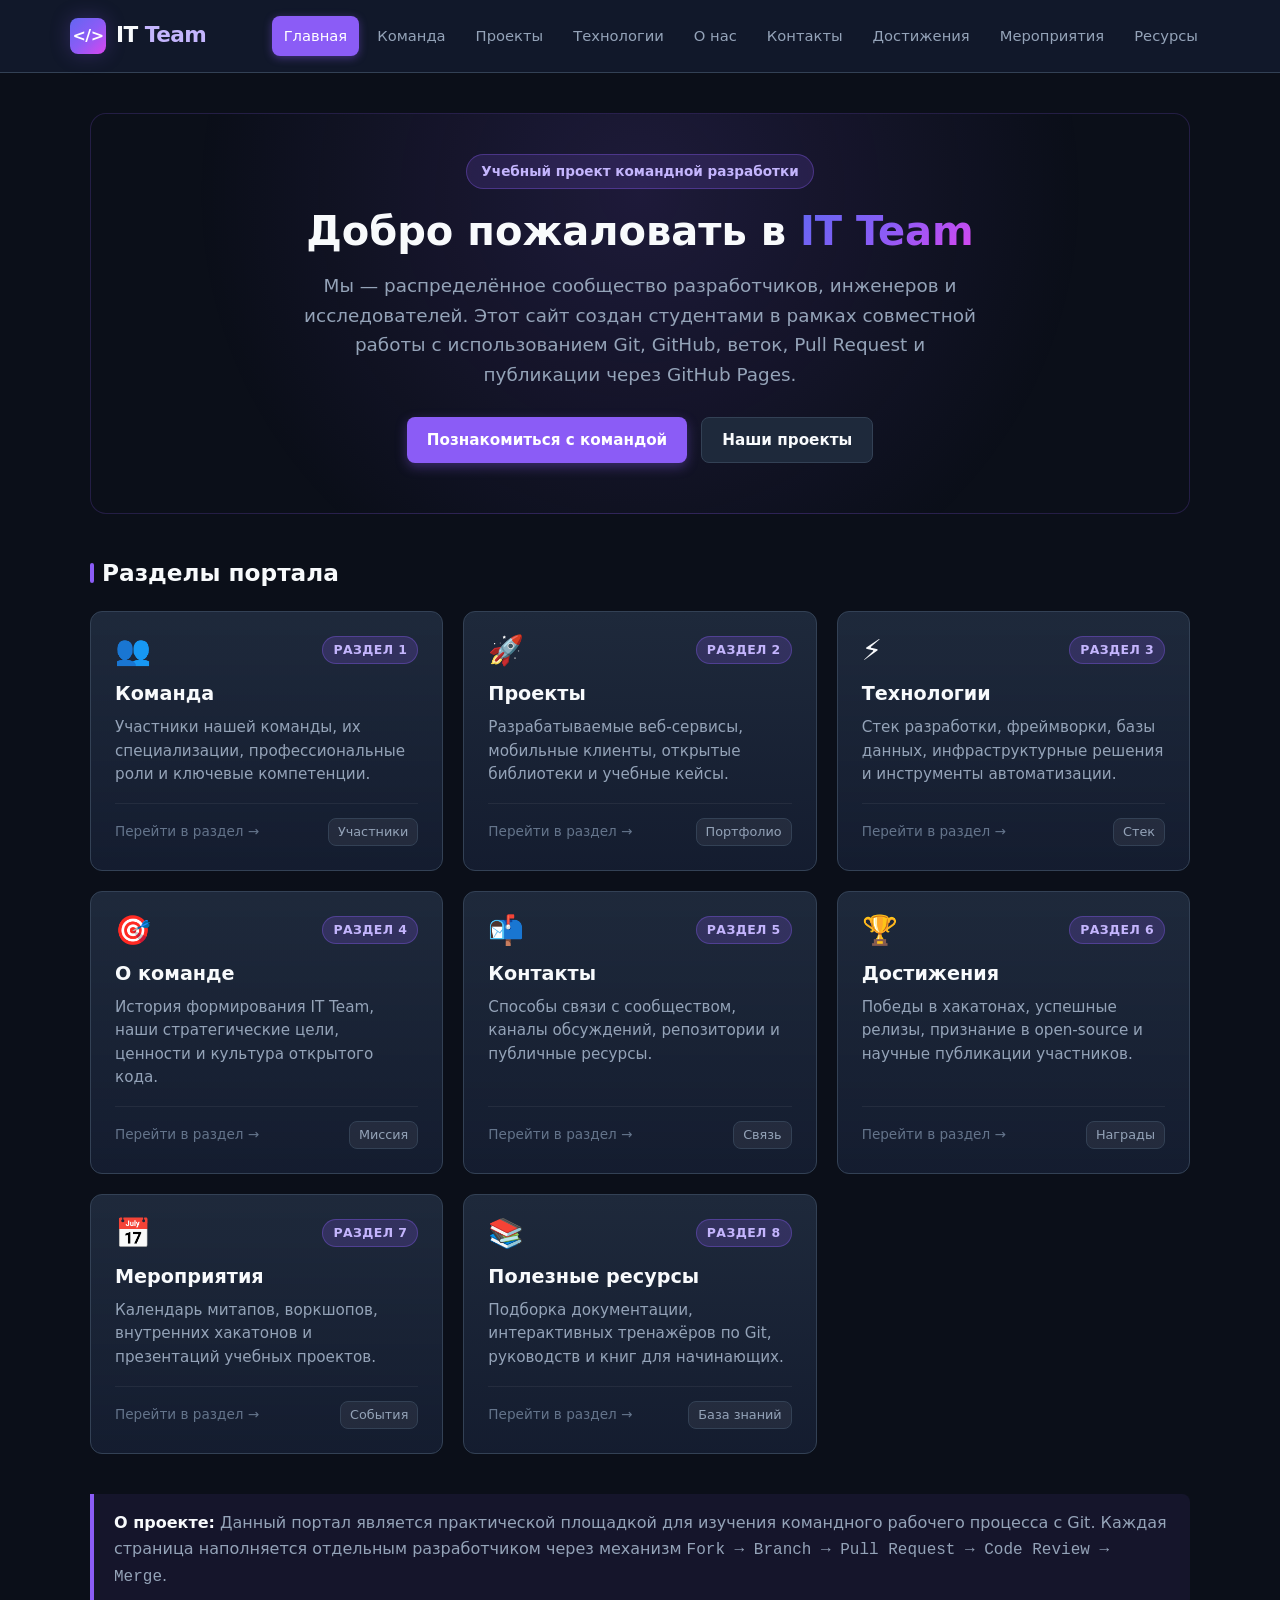
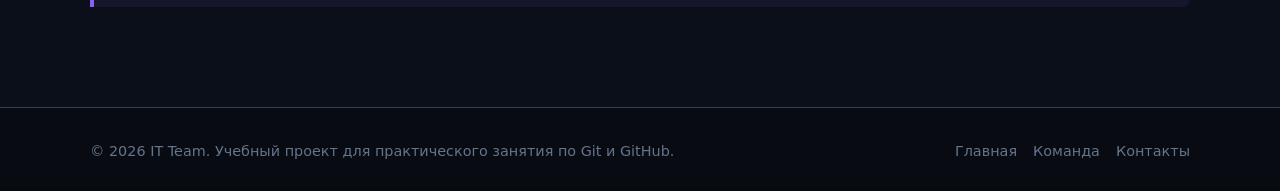
<file: index.html>
<!DOCTYPE html>
<html lang="ru">
<head>
    <meta charset="UTF-8">
    <meta name="viewport" content="width=device-width, initial-scale=1.0">
    <title>IT Team — Команда разработчиков</title>
    <link rel="stylesheet" href="style.css">
</head>
<body>

    <!-- Шапка сайта с логотипом и общей навигацией -->
    <header class="site-header">
        <div class="container header-inner">
            <a href="index.html" class="brand-logo">
                <span class="brand-icon">&lt;/&gt;</span>
                <span class="brand-text">IT <span>Team</span></span>
            </a>
            <nav class="site-nav" aria-label="Основное меню">
                <a href="index.html" class="nav-link active">Главная</a>
                <a href="pages/team.html" class="nav-link">Команда</a>
                <a href="pages/projects.html" class="nav-link">Проекты</a>
                <a href="pages/technologies.html" class="nav-link">Технологии</a>
                <a href="pages/about.html" class="nav-link">О нас</a>
                <a href="pages/contacts.html" class="nav-link">Контакты</a>
                <a href="pages/achievements.html" class="nav-link">Достижения</a>
                <a href="pages/events.html" class="nav-link">Мероприятия</a>
                <a href="pages/resources.html" class="nav-link">Ресурсы</a>
            </nav>
        </div>
    </header>

    <!-- Основное содержимое страницы -->
    <main class="main-content">
        <div class="container">

            <!-- Hero-блок с представлением команды -->
            <section class="hero-section">
                <div class="hero-badge">Учебный проект командной разработки</div>
                <h1 class="hero-title">Добро пожаловать в <span class="gradient-text">IT Team</span></h1>
                <p class="hero-description">
                    Мы — распределённое сообщество разработчиков, инженеров и исследователей. 
                    Этот сайт создан студентами в рамках совместной работы с использованием Git, GitHub, 
                    веток, Pull Request и публикации через GitHub Pages.
                </p>
                <div class="hero-actions">
                    <a href="pages/team.html" class="btn btn-primary">Познакомиться с командой</a>
                    <a href="pages/projects.html" class="btn btn-secondary">Наши проекты</a>
                </div>
            </section>

            <!-- Разделы сайта (интерактивные карточки-ссылки) -->
            <section class="content-section">
                <h2 class="section-title">Разделы портала</h2>
                <div class="cards-grid">

                    <!-- Карточка 1: Команда -->
                    <a href="pages/team.html" class="card">
                        <div class="card-header">
                            <span class="card-icon">👥</span>
                            <span class="badge badge-purple">Раздел 1</span>
                        </div>
                        <h3 class="card-title">Команда</h3>
                        <p class="card-body">
                            Участники нашей команды, их специализации, профессиональные роли и ключевые компетенции.
                        </p>
                        <div class="card-footer">
                            <span>Перейти в раздел &rarr;</span>
                            <span class="tag">Участники</span>
                        </div>
                    </a>

                    <!-- Карточка 2: Проекты -->
                    <a href="pages/projects.html" class="card">
                        <div class="card-header">
                            <span class="card-icon">🚀</span>
                            <span class="badge badge-purple">Раздел 2</span>
                        </div>
                        <h3 class="card-title">Проекты</h3>
                        <p class="card-body">
                            Разрабатываемые веб-сервисы, мобильные клиенты, открытые библиотеки и учебные кейсы.
                        </p>
                        <div class="card-footer">
                            <span>Перейти в раздел &rarr;</span>
                            <span class="tag">Портфолио</span>
                        </div>
                    </a>

                    <!-- Карточка 3: Технологии -->
                    <a href="pages/technologies.html" class="card">
                        <div class="card-header">
                            <span class="card-icon">⚡</span>
                            <span class="badge badge-purple">Раздел 3</span>
                        </div>
                        <h3 class="card-title">Технологии</h3>
                        <p class="card-body">
                            Стек разработки, фреймворки, базы данных, инфраструктурные решения и инструменты автоматизации.
                        </p>
                        <div class="card-footer">
                            <span>Перейти в раздел &rarr;</span>
                            <span class="tag">Стек</span>
                        </div>
                    </a>

                    <!-- Карточка 4: О нас -->
                    <a href="pages/about.html" class="card">
                        <div class="card-header">
                            <span class="card-icon">🎯</span>
                            <span class="badge badge-purple">Раздел 4</span>
                        </div>
                        <h3 class="card-title">О команде</h3>
                        <p class="card-body">
                            История формирования IT Team, наши стратегические цели, ценности и культура открытого кода.
                        </p>
                        <div class="card-footer">
                            <span>Перейти в раздел &rarr;</span>
                            <span class="tag">Миссия</span>
                        </div>
                    </a>

                    <!-- Карточка 5: Контакты -->
                    <a href="pages/contacts.html" class="card">
                        <div class="card-header">
                            <span class="card-icon">📬</span>
                            <span class="badge badge-purple">Раздел 5</span>
                        </div>
                        <h3 class="card-title">Контакты</h3>
                        <p class="card-body">
                            Способы связи с сообществом, каналы обсуждений, репозитории и публичные ресурсы.
                        </p>
                        <div class="card-footer">
                            <span>Перейти в раздел &rarr;</span>
                            <span class="tag">Связь</span>
                        </div>
                    </a>

                    <!-- Карточка 6: Достижения -->
                    <a href="pages/achievements.html" class="card">
                        <div class="card-header">
                            <span class="card-icon">🏆</span>
                            <span class="badge badge-purple">Раздел 6</span>
                        </div>
                        <h3 class="card-title">Достижения</h3>
                        <p class="card-body">
                            Победы в хакатонах, успешные релизы, признание в open-source и научные публикации участников.
                        </p>
                        <div class="card-footer">
                            <span>Перейти в раздел &rarr;</span>
                            <span class="tag">Награды</span>
                        </div>
                    </a>

                    <!-- Карточка 7: Мероприятия -->
                    <a href="pages/events.html" class="card">
                        <div class="card-header">
                            <span class="card-icon">📅</span>
                            <span class="badge badge-purple">Раздел 7</span>
                        </div>
                        <h3 class="card-title">Мероприятия</h3>
                        <p class="card-body">
                            Календарь митапов, воркшопов, внутренних хакатонов и презентаций учебных проектов.
                        </p>
                        <div class="card-footer">
                            <span>Перейти в раздел &rarr;</span>
                            <span class="tag">События</span>
                        </div>
                    </a>

                    <!-- Карточка 8: Ресурсы -->
                    <a href="pages/resources.html" class="card">
                        <div class="card-header">
                            <span class="card-icon">📚</span>
                            <span class="badge badge-purple">Раздел 8</span>
                        </div>
                        <h3 class="card-title">Полезные ресурсы</h3>
                        <p class="card-body">
                            Подборка документации, интерактивных тренажёров по Git, руководств и книг для начинающих.
                        </p>
                        <div class="card-footer">
                            <span>Перейти в раздел &rarr;</span>
                            <span class="tag">База знаний</span>
                        </div>
                    </a>

                </div>
            </section>

            <!-- Блок о принципах командной работы -->
            <section class="content-section">
                <div class="notice-box">
                    <strong>О проекте:</strong> Данный портал является практической площадкой для изучения командного рабочего процесса с Git. 
                    Каждая страница наполняется отдельным разработчиком через механизм <code>Fork &rarr; Branch &rarr; Pull Request &rarr; Code Review &rarr; Merge</code>.
                </div>
            </section>

        </div>
    </main>

    <!-- Подвал сайта -->
    <footer class="site-footer">
        <div class="container footer-inner">
            <div>
                &copy; 2026 IT Team. Учебный проект для практического занятия по Git и GitHub.
            </div>
            <ul class="footer-links">
                <li><a href="index.html">Главная</a></li>
                <li><a href="pages/team.html">Команда</a></li>
                <li><a href="pages/contacts.html">Контакты</a></li>
            </ul>
        </div>
    </footer>

</body>
</html>
</file>
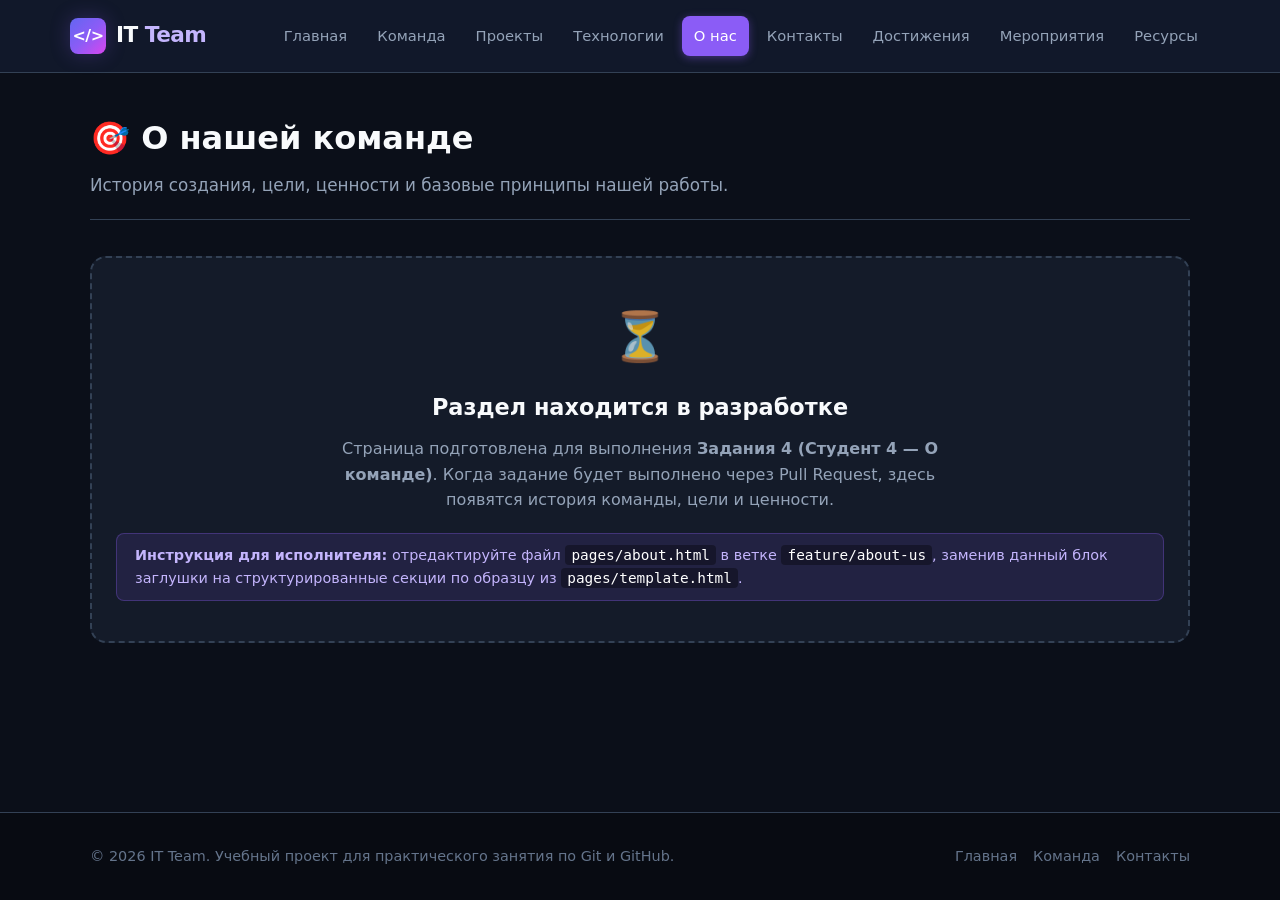
<file: pages/about.html>
<!DOCTYPE html>
<html lang="ru">
<head>
    <meta charset="UTF-8">
    <meta name="viewport" content="width=device-width, initial-scale=1.0">
    <title>IT Team — О команде</title>
    <link rel="stylesheet" href="../style.css">
</head>
<body>

    <!-- Шапка сайта -->
    <header class="site-header">
        <div class="container header-inner">
            <a href="../index.html" class="brand-logo">
                <span class="brand-icon">&lt;/&gt;</span>
                <span class="brand-text">IT <span>Team</span></span>
            </a>
            <nav class="site-nav" aria-label="Основное меню">
                <a href="../index.html" class="nav-link">Главная</a>
                <a href="team.html" class="nav-link">Команда</a>
                <a href="projects.html" class="nav-link">Проекты</a>
                <a href="technologies.html" class="nav-link">Технологии</a>
                <a href="about.html" class="nav-link active">О нас</a>
                <a href="contacts.html" class="nav-link">Контакты</a>
                <a href="achievements.html" class="nav-link">Достижения</a>
                <a href="events.html" class="nav-link">Мероприятия</a>
                <a href="resources.html" class="nav-link">Ресурсы</a>
            </nav>
        </div>
    </header>

    <!-- Основной контент страницы -->
    <main class="main-content">
        <div class="container">

            <header class="page-header">
                <h1 class="page-title">🎯 О нашей команде</h1>
                <p class="page-subtitle">История создания, цели, ценности и базовые принципы нашей работы.</p>
            </header>

            <!-- Блок-заглушка: отображается до выполнения задания Студентом 4 -->
            <div class="stub-box">
                <div class="stub-icon">⏳</div>
                <h2 class="stub-title">Раздел находится в разработке</h2>
                <p class="stub-text">
                    Страница подготовлена для выполнения <strong>Задания 4 (Студент 4 — О команде)</strong>.
                    Когда задание будет выполнено через Pull Request, здесь появятся история команды, цели и ценности.
                </p>
                <div class="stub-hint">
                    <strong>Инструкция для исполнителя:</strong> отредактируйте файл <code>pages/about.html</code> в ветке <code>feature/about-us</code>,
                    заменив данный блок заглушки на структурированные секции по образцу из <code>pages/template.html</code>.
                </div>
            </div>

            <!-- Ниже заготовлен готовый каркас секции, который студент может раскомментировать или заполнить:
            <section class="content-section">
                <h2 class="section-title">Наша история и миссия</h2>
                <div class="cards-grid">

                    <article class="card">
                        <div class="card-header">
                            <span class="card-icon">📖</span>
                            <span class="badge badge-purple">История</span>
                        </div>
                        <h3 class="card-title">Как всё начиналось</h3>
                        <p class="card-subtitle">2024 год</p>
                        <p class="card-body">
                            Команда IT Team была создана как студенческое объединение энтузиастов, желающих научиться командной разработке и созданию открытых проектов.
                        </p>
                        <div class="card-footer">
                            <span>Начало пути</span>
                            <span class="tag">Старт</span>
                        </div>
                    </article>

                    <article class="card">
                        <div class="card-header">
                            <span class="card-icon">🎯</span>
                            <span class="badge badge-green">Цель</span>
                        </div>
                        <h3 class="card-title">Главные цели</h3>
                        <p class="card-subtitle">Развитие и практика</p>
                        <p class="card-body">
                            Освоение передовых инженерных практик, поддержка открытого программного обеспечения и помощь новичкам в освоении Git и архитектуры ПО.
                        </p>
                        <div class="card-footer">
                            <span>Ориентир</span>
                            <span class="tag">Миссия</span>
                        </div>
                    </article>

                    <article class="card">
                        <div class="card-header">
                            <span class="card-icon">🤝</span>
                            <span class="badge badge-cyan">Ценности</span>
                        </div>
                        <h3 class="card-title">Принципы работы</h3>
                        <p class="card-subtitle">Культура сотрудничества</p>
                        <p class="card-body">
                            Открытый код, честное и доброжелательное код-ревью, совместное решение сложных технических задач и постоянный взаимный обмен знаниями.
                        </p>
                        <div class="card-footer">
                            <span>Культура</span>
                            <span class="tag">Команда</span>
                        </div>
                    </article>

                </div>
            </section>
            -->

        </div>
    </main>

    <!-- Подвал сайта -->
    <footer class="site-footer">
        <div class="container footer-inner">
            <div>
                &copy; 2026 IT Team. Учебный проект для практического занятия по Git и GitHub.
            </div>
            <ul class="footer-links">
                <li><a href="../index.html">Главная</a></li>
                <li><a href="team.html">Команда</a></li>
                <li><a href="contacts.html">Контакты</a></li>
            </ul>
        </div>
    </footer>

</body>
</html>
</file>
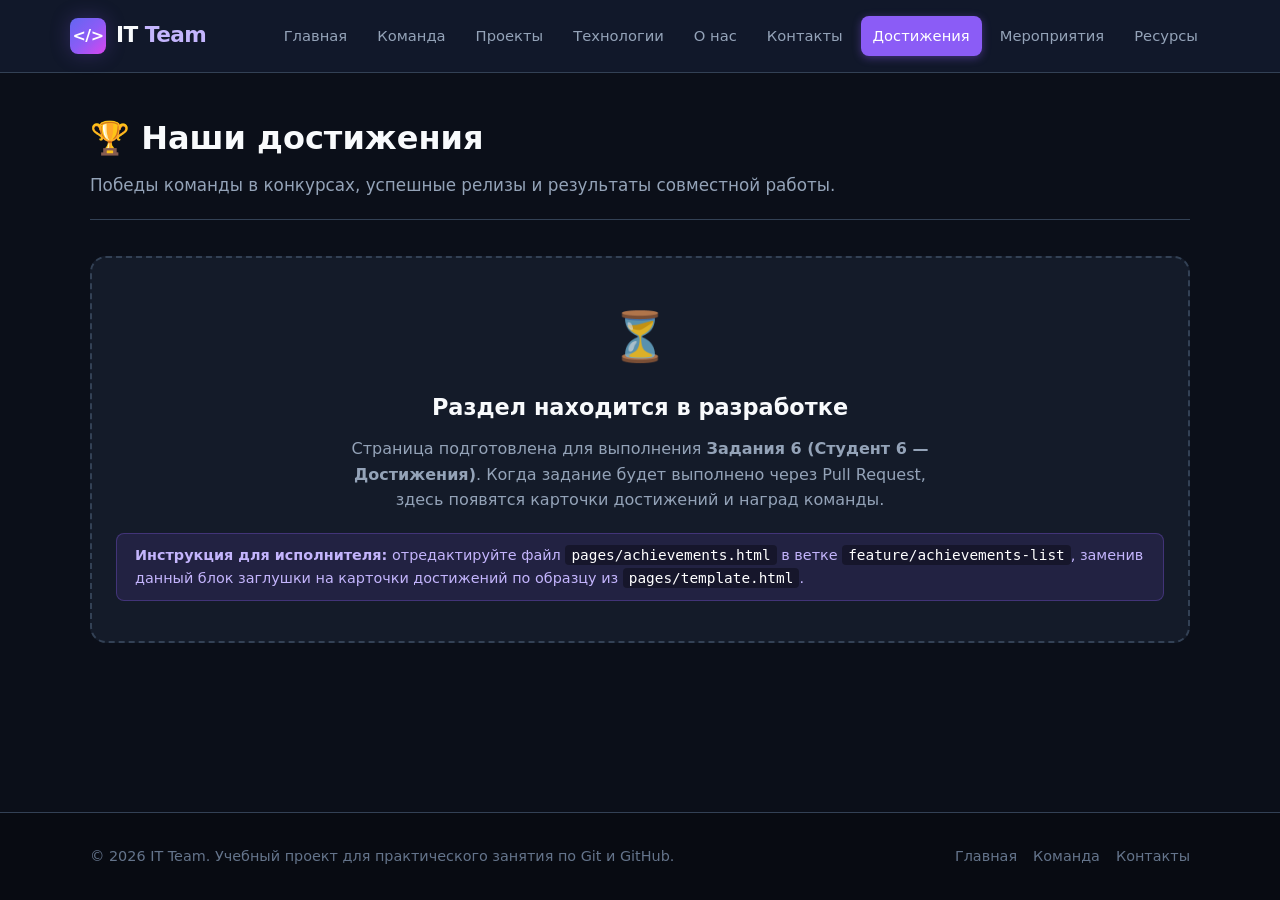
<file: pages/achievements.html>
<!DOCTYPE html>
<html lang="ru">
<head>
    <meta charset="UTF-8">
    <meta name="viewport" content="width=device-width, initial-scale=1.0">
    <title>IT Team — Достижения</title>
    <link rel="stylesheet" href="../style.css">
</head>
<body>

    <!-- Шапка сайта -->
    <header class="site-header">
        <div class="container header-inner">
            <a href="../index.html" class="brand-logo">
                <span class="brand-icon">&lt;/&gt;</span>
                <span class="brand-text">IT <span>Team</span></span>
            </a>
            <nav class="site-nav" aria-label="Основное меню">
                <a href="../index.html" class="nav-link">Главная</a>
                <a href="team.html" class="nav-link">Команда</a>
                <a href="projects.html" class="nav-link">Проекты</a>
                <a href="technologies.html" class="nav-link">Технологии</a>
                <a href="about.html" class="nav-link">О нас</a>
                <a href="contacts.html" class="nav-link">Контакты</a>
                <a href="achievements.html" class="nav-link active">Достижения</a>
                <a href="events.html" class="nav-link">Мероприятия</a>
                <a href="resources.html" class="nav-link">Ресурсы</a>
            </nav>
        </div>
    </header>

    <!-- Основной контент страницы -->
    <main class="main-content">
        <div class="container">

            <header class="page-header">
                <h1 class="page-title">🏆 Наши достижения</h1>
                <p class="page-subtitle">Победы команды в конкурсах, успешные релизы и результаты совместной работы.</p>
            </header>

            <!-- Блок-заглушка: отображается до выполнения задания Студентом 6 -->
            <div class="stub-box">
                <div class="stub-icon">⏳</div>
                <h2 class="stub-title">Раздел находится в разработке</h2>
                <p class="stub-text">
                    Страница подготовлена для выполнения <strong>Задания 6 (Студент 6 — Достижения)</strong>.
                    Когда задание будет выполнено через Pull Request, здесь появятся карточки достижений и наград команды.
                </p>
                <div class="stub-hint">
                    <strong>Инструкция для исполнителя:</strong> отредактируйте файл <code>pages/achievements.html</code> в ветке <code>feature/achievements-list</code>,
                    заменив данный блок заглушки на карточки достижений по образцу из <code>pages/template.html</code>.
                </div>
            </div>

            <!-- Ниже заготовлен готовый каркас секции, который студент может раскомментировать или заполнить:
            <section class="content-section">
                <h2 class="section-title">Победы и важные вехи</h2>
                <div class="cards-grid">

                    <article class="card">
                        <div class="card-header">
                            <span class="card-icon">🥇</span>
                            <span class="badge badge-amber">1 Место</span>
                        </div>
                        <h3 class="card-title">Студенческий Хакатон 2025</h3>
                        <p class="card-subtitle">Номинация «Веб-сервисы для образования»</p>
                        <p class="card-body">
                            Команда разработала прототип интерактивной системы проверки заданий за 48 часов непрерывной разработки.
                        </p>
                        <div class="card-footer">
                            <span>Октябрь 2025</span>
                            <span class="tag">Хакатон</span>
                        </div>
                    </article>

                    <article class="card">
                        <div class="card-header">
                            <span class="card-icon">⭐</span>
                            <span class="badge badge-purple">500+ Stars</span>
                        </div>
                        <h3 class="card-title">Open-Source признание</h3>
                        <p class="card-subtitle">Репозиторий учебных шаблонов</p>
                        <p class="card-body">
                            Наш шаблон многостраничного веб-сайта на чистом CSS получил более 500 звёзд в сообществе начинающих разработчиков.
                        </p>
                        <div class="card-footer">
                            <span>GitHub Trending</span>
                            <span class="tag">Open Source</span>
                        </div>
                    </article>

                    <article class="card">
                        <div class="card-header">
                            <span class="card-icon">🎓</span>
                            <span class="badge badge-green">Сертификация</span>
                        </div>
                        <h3 class="card-title">100% сдача командных работ</h3>
                        <p class="card-subtitle">Учебная практика по Git</p>
                        <p class="card-body">
                            Все участники группы успешно освоили ветвление, работу с Fork, разрешение конфликтов и культуру Pull Request.
                        </p>
                        <div class="card-footer">
                            <span>Семестровый зачёт</span>
                            <span class="tag">Обучение</span>
                        </div>
                    </article>

                </div>
            </section>
            -->

        </div>
    </main>

    <!-- Подвал сайта -->
    <footer class="site-footer">
        <div class="container footer-inner">
            <div>
                &copy; 2026 IT Team. Учебный проект для практического занятия по Git и GitHub.
            </div>
            <ul class="footer-links">
                <li><a href="../index.html">Главная</a></li>
                <li><a href="team.html">Команда</a></li>
                <li><a href="contacts.html">Контакты</a></li>
            </ul>
        </div>
    </footer>

</body>
</html>
</file>
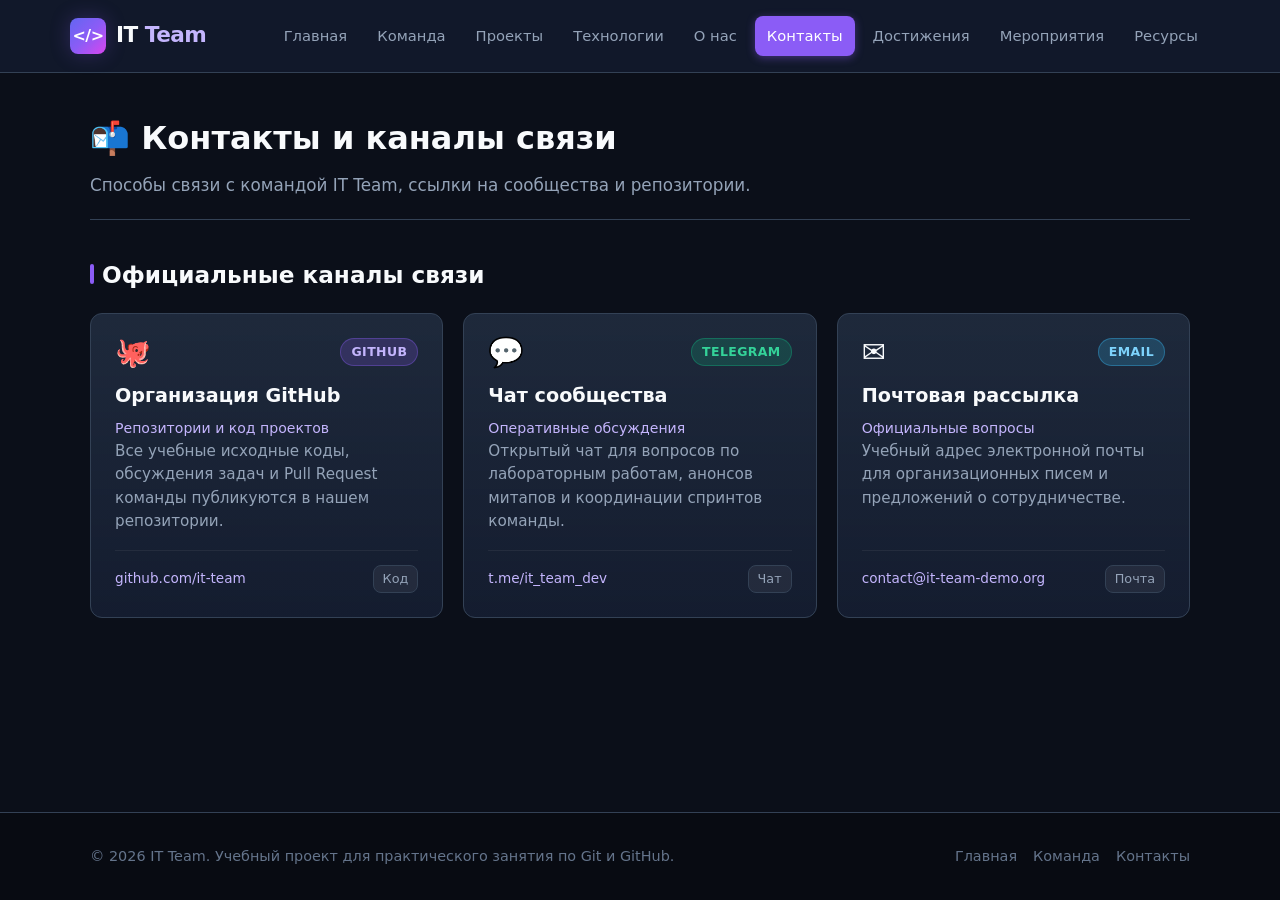
<file: pages/contacts.html>
<!DOCTYPE html>
<html lang="ru">
<head>
    <meta charset="UTF-8">
    <meta name="viewport" content="width=device-width, initial-scale=1.0">
    <title>IT Team — Контакты</title>
    <link rel="stylesheet" href="../style.css">
</head>
<body>

    <!-- Шапка сайта -->
    <header class="site-header">
        <div class="container header-inner">
            <a href="../index.html" class="brand-logo">
                <span class="brand-icon">&lt;/&gt;</span>
                <span class="brand-text">IT <span>Team</span></span>
            </a>
            <nav class="site-nav" aria-label="Основное меню">
                <a href="../index.html" class="nav-link">Главная</a>
                <a href="team.html" class="nav-link">Команда</a>
                <a href="projects.html" class="nav-link">Проекты</a>
                <a href="technologies.html" class="nav-link">Технологии</a>
                <a href="about.html" class="nav-link">О нас</a>
                <a href="contacts.html" class="nav-link active">Контакты</a>
                <a href="achievements.html" class="nav-link">Достижения</a>
                <a href="events.html" class="nav-link">Мероприятия</a>
                <a href="resources.html" class="nav-link">Ресурсы</a>
            </nav>
        </div>
    </header>

    <!-- Основной контент страницы -->
    <main class="main-content">
        <div class="container">

            <header class="page-header">
                <h1 class="page-title">📬 Контакты и каналы связи</h1>
                <p class="page-subtitle">Способы связи с командой IT Team, ссылки на сообщества и репозитории.</p>
            </header>

            <!-- Блок-заглушка: отображается до выполнения задания Студентом 5 
            <div class="stub-box">
                <div class="stub-icon">⏳</div>
                <h2 class="stub-title">Раздел находится в разработке</h2>
                <p class="stub-text">
                    Страница подготовлена для выполнения <strong>Задания 5 (Студент 5 — Контакты)</strong>.
                    Когда задание будет выполнено через Pull Request, здесь появятся контакты и ссылки на публичные ресурсы.
                </p>
                <div class="stub-hint">
                    <strong>Инструкция для исполнителя:</strong> отредактируйте файл <code>pages/contacts.html</code> в ветке <code>feature/contacts-info</code>,
                    заменив данный блок заглушки на карточки контактов по образцу из <code>pages/template.html</code>.
                    <em>Обратите внимание: используйте только условные публичные контакты, без личных персональных данных!</em>
                </div>
            </div>
            
            Ниже заготовлен готовый каркас секции, который студент может раскомментировать или заполнить: -->
            <section class="content-section">
                <h2 class="section-title">Официальные каналы связи</h2>
                <div class="cards-grid">

                    <article class="card">
                        <div class="card-header">
                            <span class="card-icon">🐙</span>
                            <span class="badge badge-purple">GitHub</span>
                        </div>
                        <h3 class="card-title">Организация GitHub</h3>
                        <p class="card-subtitle">Репозитории и код проектов</p>
                        <p class="card-body">
                            Все учебные исходные коды, обсуждения задач и Pull Request команды публикуются в нашем репозитории.
                        </p>
                        <div class="card-footer">
                            <a href="https://github.com" class="link-text" target="_blank" rel="noopener">github.com/it-team</a>
                            <span class="tag">Код</span>
                        </div>
                    </article>

                    <article class="card">
                        <div class="card-header">
                            <span class="card-icon">💬</span>
                            <span class="badge badge-green">Telegram</span>
                        </div>
                        <h3 class="card-title">Чат сообщества</h3>
                        <p class="card-subtitle">Оперативные обсуждения</p>
                        <p class="card-body">
                            Открытый чат для вопросов по лабораторным работам, анонсов митапов и координации спринтов команды.
                        </p>
                        <div class="card-footer">
                            <a href="https://t.me" class="link-text" target="_blank" rel="noopener">t.me/it_team_dev</a>
                            <span class="tag">Чат</span>
                        </div>
                    </article>

                    <article class="card">
                        <div class="card-header">
                            <span class="card-icon">✉️</span>
                            <span class="badge badge-cyan">Email</span>
                        </div>
                        <h3 class="card-title">Почтовая рассылка</h3>
                        <p class="card-subtitle">Официальные вопросы</p>
                        <p class="card-body">
                            Учебный адрес электронной почты для организационных писем и предложений о сотрудничестве.
                        </p>
                        <div class="card-footer">
                            <span class="link-text">contact@it-team-demo.org</span>
                            <span class="tag">Почта</span>
                        </div>
                    </article>

                </div>
            </section>


        </div>
    </main>

    <!-- Подвал сайта -->
    <footer class="site-footer">
        <div class="container footer-inner">
            <div>
                &copy; 2026 IT Team. Учебный проект для практического занятия по Git и GitHub.
            </div>
            <ul class="footer-links">
                <li><a href="../index.html">Главная</a></li>
                <li><a href="team.html">Команда</a></li>
                <li><a href="contacts.html">Контакты</a></li>
            </ul>
        </div>
    </footer>

</body>
</html>
</file>
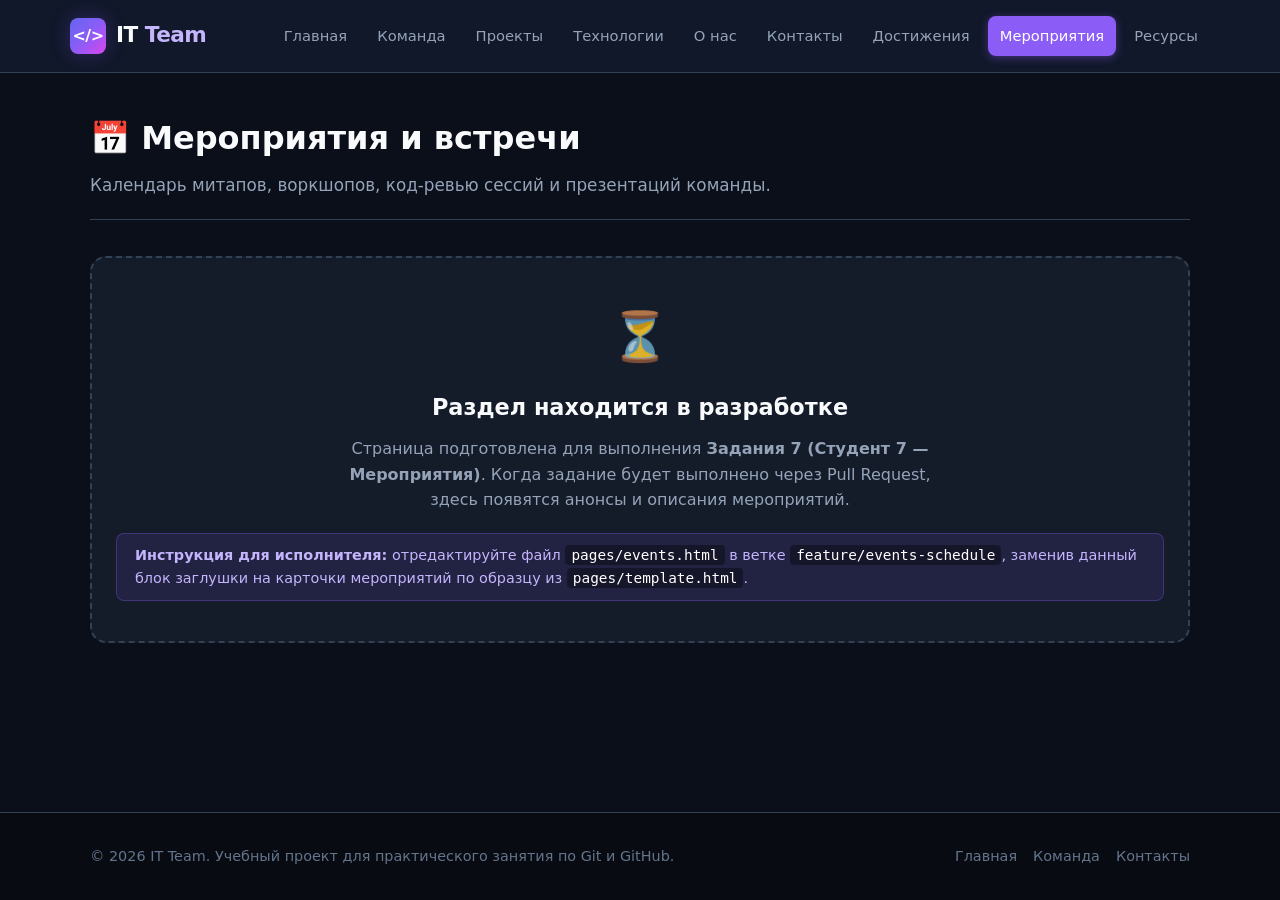
<file: pages/events.html>
<!DOCTYPE html>
<html lang="ru">
<head>
    <meta charset="UTF-8">
    <meta name="viewport" content="width=device-width, initial-scale=1.0">
    <title>IT Team — Мероприятия</title>
    <link rel="stylesheet" href="../style.css">
</head>
<body>

    <!-- Шапка сайта -->
    <header class="site-header">
        <div class="container header-inner">
            <a href="../index.html" class="brand-logo">
                <span class="brand-icon">&lt;/&gt;</span>
                <span class="brand-text">IT <span>Team</span></span>
            </a>
            <nav class="site-nav" aria-label="Основное меню">
                <a href="../index.html" class="nav-link">Главная</a>
                <a href="team.html" class="nav-link">Команда</a>
                <a href="projects.html" class="nav-link">Проекты</a>
                <a href="technologies.html" class="nav-link">Технологии</a>
                <a href="about.html" class="nav-link">О нас</a>
                <a href="contacts.html" class="nav-link">Контакты</a>
                <a href="achievements.html" class="nav-link">Достижения</a>
                <a href="events.html" class="nav-link active">Мероприятия</a>
                <a href="resources.html" class="nav-link">Ресурсы</a>
            </nav>
        </div>
    </header>

    <!-- Основной контент страницы -->
    <main class="main-content">
        <div class="container">

            <header class="page-header">
                <h1 class="page-title">📅 Мероприятия и встречи</h1>
                <p class="page-subtitle">Календарь митапов, воркшопов, код-ревью сессий и презентаций команды.</p>
            </header>

            <!-- Блок-заглушка: отображается до выполнения задания Студентом 7 -->
            <div class="stub-box">
                <div class="stub-icon">⏳</div>
                <h2 class="stub-title">Раздел находится в разработке</h2>
                <p class="stub-text">
                    Страница подготовлена для выполнения <strong>Задания 7 (Студент 7 — Мероприятия)</strong>.
                    Когда задание будет выполнено через Pull Request, здесь появятся анонсы и описания мероприятий.
                </p>
                <div class="stub-hint">
                    <strong>Инструкция для исполнителя:</strong> отредактируйте файл <code>pages/events.html</code> в ветке <code>feature/events-schedule</code>,
                    заменив данный блок заглушки на карточки мероприятий по образцу из <code>pages/template.html</code>.
                </div>
            </div>

            <!-- Ниже заготовлен готовый каркас секции, который студент может раскомментировать или заполнить:
            <section class="content-section">
                <h2 class="section-title">Календарь событий</h2>
                <div class="cards-grid">

                    <article class="card">
                        <div class="card-header">
                            <span class="card-icon">🎤</span>
                            <span class="badge badge-purple">Воркшоп</span>
                        </div>
                        <h3 class="card-title">Практикум: Git &amp; GitHub PR</h3>
                        <p class="card-subtitle">Дата: 15 ноября 2026 | Онлайн</p>
                        <p class="card-body">
                            Практическое занятие по командной разработке: форки, ветки, разрешение конфликтов и публикация на GitHub Pages.
                        </p>
                        <div class="card-footer">
                            <span>Спикер: Преподаватель IT</span>
                            <span class="tag">80 минут</span>
                        </div>
                    </article>

                    <article class="card">
                        <div class="card-header">
                            <span class="card-icon">☕</span>
                            <span class="badge badge-green">Митап</span>
                        </div>
                        <h3 class="card-title">Frontend Meetup: CSS без фреймворков</h3>
                        <p class="card-subtitle">Дата: 28 ноября 2026 | Конференц-зал</p>
                        <p class="card-body">
                            Обсуждение современных возможностей CSS Grid, Flexbox и переменных (Custom Properties) без лишних библиотек.
                        </p>
                        <div class="card-footer">
                            <span>Формат: Офлайн + Трансляция</span>
                            <span class="tag">Дизайн</span>
                        </div>
                    </article>

                    <article class="card">
                        <div class="card-header">
                            <span class="card-icon">💻</span>
                            <span class="badge badge-cyan">Хакатон</span>
                        </div>
                        <h3 class="card-title">Внутренний зимний хакатон</h3>
                        <p class="card-subtitle">Дата: 12-13 декабря 2026 | Лаборатория</p>
                        <p class="card-body">
                            Двухдневный марафон по разработке открытых учебных сервисов для университетского сообщества.
                        </p>
                        <div class="card-footer">
                            <span>Участие: Команды до 4 чел.</span>
                            <span class="tag">Код-марафон</span>
                        </div>
                    </article>

                </div>
            </section>
            -->

        </div>
    </main>

    <!-- Подвал сайта -->
    <footer class="site-footer">
        <div class="container footer-inner">
            <div>
                &copy; 2026 IT Team. Учебный проект для практического занятия по Git и GitHub.
            </div>
            <ul class="footer-links">
                <li><a href="../index.html">Главная</a></li>
                <li><a href="team.html">Команда</a></li>
                <li><a href="contacts.html">Контакты</a></li>
            </ul>
        </div>
    </footer>

</body>
</html>
</file>
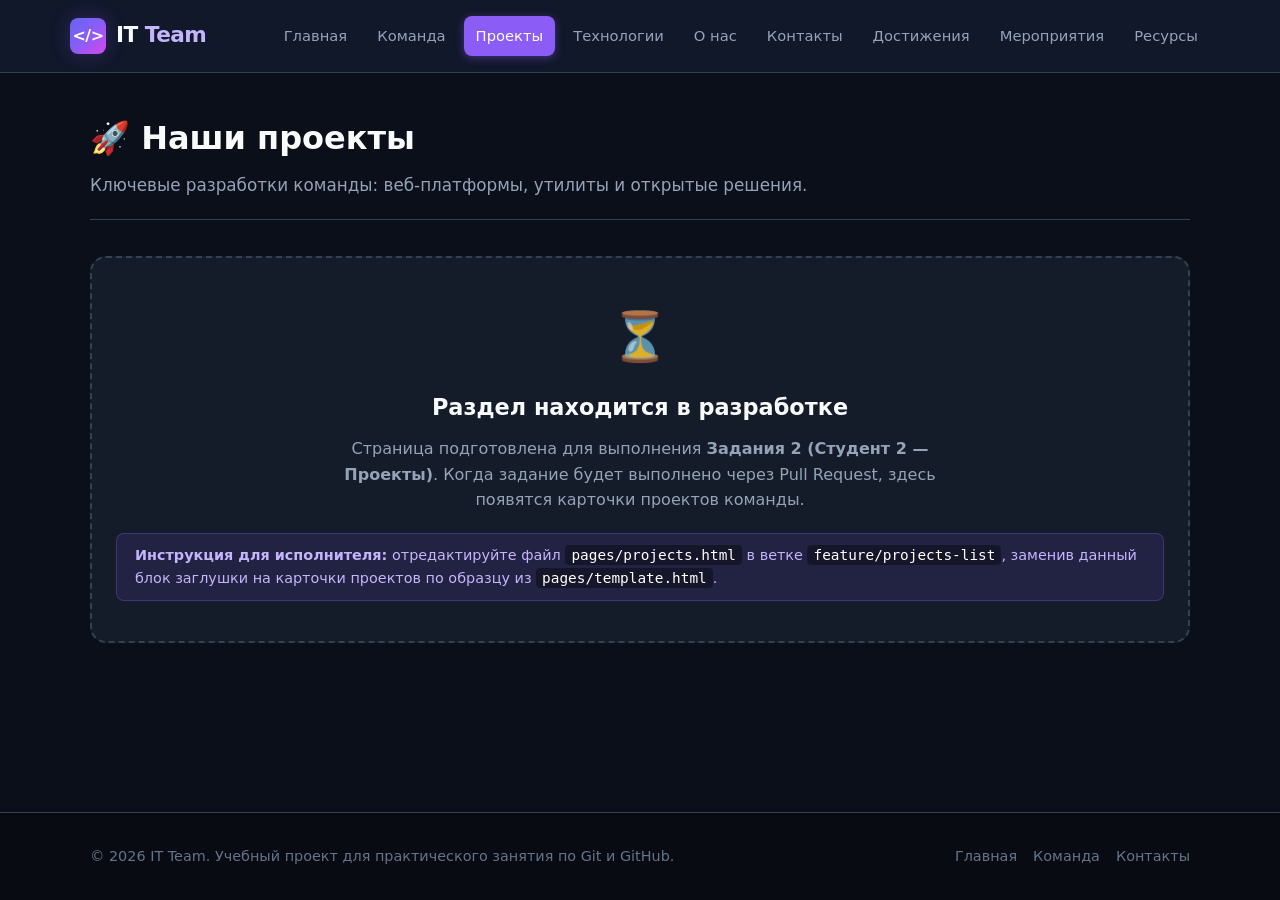
<file: pages/projects.html>
<!DOCTYPE html>
<html lang="ru">
<head>
    <meta charset="UTF-8">
    <meta name="viewport" content="width=device-width, initial-scale=1.0">
    <title>IT Team — Проекты</title>
    <link rel="stylesheet" href="../style.css">
</head>
<body>

    <!-- Шапка сайта -->
    <header class="site-header">
        <div class="container header-inner">
            <a href="../index.html" class="brand-logo">
                <span class="brand-icon">&lt;/&gt;</span>
                <span class="brand-text">IT <span>Team</span></span>
            </a>
            <nav class="site-nav" aria-label="Основное меню">
                <a href="../index.html" class="nav-link">Главная</a>
                <a href="team.html" class="nav-link">Команда</a>
                <a href="projects.html" class="nav-link active">Проекты</a>
                <a href="technologies.html" class="nav-link">Технологии</a>
                <a href="about.html" class="nav-link">О нас</a>
                <a href="contacts.html" class="nav-link">Контакты</a>
                <a href="achievements.html" class="nav-link">Достижения</a>
                <a href="events.html" class="nav-link">Мероприятия</a>
                <a href="resources.html" class="nav-link">Ресурсы</a>
            </nav>
        </div>
    </header>

    <!-- Основной контент страницы -->
    <main class="main-content">
        <div class="container">

            <header class="page-header">
                <h1 class="page-title">🚀 Наши проекты</h1>
                <p class="page-subtitle">Ключевые разработки команды: веб-платформы, утилиты и открытые решения.</p>
            </header>

            <!-- Блок-заглушка: отображается до выполнения задания Студентом 2 -->
            <div class="stub-box">
                <div class="stub-icon">⏳</div>
                <h2 class="stub-title">Раздел находится в разработке</h2>
                <p class="stub-text">
                    Страница подготовлена для выполнения <strong>Задания 2 (Студент 2 — Проекты)</strong>.
                    Когда задание будет выполнено через Pull Request, здесь появятся карточки проектов команды.
                </p>
                <div class="stub-hint">
                    <strong>Инструкция для исполнителя:</strong> отредактируйте файл <code>pages/projects.html</code> в ветке <code>feature/projects-list</code>,
                    заменив данный блок заглушки на карточки проектов по образцу из <code>pages/template.html</code>.
                </div>
            </div>

            <!-- Ниже заготовлен готовый каркас секции, который студент может раскомментировать или заполнить:
            <section class="content-section">
                <h2 class="section-title">Текущие и завершённые проекты</h2>
                <div class="cards-grid">

                    <article class="card">
                        <div class="card-header">
                            <span class="card-icon">🌐</span>
                            <span class="badge badge-green">В релизе</span>
                        </div>
                        <h3 class="card-title">EduPortal</h3>
                        <p class="card-subtitle">Образовательная платформа для студентов</p>
                        <p class="card-body">
                            Система сдачи домашних заданий, автоматического тестирования кода и отслеживания академической успеваемости.
                        </p>
                        <div class="card-footer">
                            <span>Стек: Python, PostgreSQL</span>
                            <span class="tag">Web App</span>
                        </div>
                    </article>

                    <article class="card">
                        <div class="card-header">
                            <span class="card-icon">🤖</span>
                            <span class="badge badge-purple">В разработке</span>
                        </div>
                        <h3 class="card-title">TaskBot</h3>
                        <p class="card-subtitle">Telegram-бот для управления задачами</p>
                        <p class="card-body">
                            Помогает командам создавать быстрые напоминания, назначать дедлайны и синхронизировать события с календарями.
                        </p>
                        <div class="card-footer">
                            <span>Стек: Node.js, Telegram API</span>
                            <span class="tag">Bot / Automation</span>
                        </div>
                    </article>

                    <article class="card">
                        <div class="card-header">
                            <span class="card-icon">📦</span>
                            <span class="badge badge-cyan">Open Source</span>
                        </div>
                        <h3 class="card-title">CLI-Helper</h3>
                        <p class="card-subtitle">Консольная утилита автоматизации Git</p>
                        <p class="card-body">
                            Интерактивный CLI-инструмент для начинающих разработчиков, автоматизирующий создание веток и Pull Request.
                        </p>
                        <div class="card-footer">
                            <span>Стек: Bash, Python</span>
                            <span class="tag">CLI Tool</span>
                        </div>
                    </article>

                </div>
            </section>
            -->

        </div>
    </main>

    <!-- Подвал сайта -->
    <footer class="site-footer">
        <div class="container footer-inner">
            <div>
                &copy; 2026 IT Team. Учебный проект для практического занятия по Git и GitHub.
            </div>
            <ul class="footer-links">
                <li><a href="../index.html">Главная</a></li>
                <li><a href="team.html">Команда</a></li>
                <li><a href="contacts.html">Контакты</a></li>
            </ul>
        </div>
    </footer>

</body>
</html>
</file>
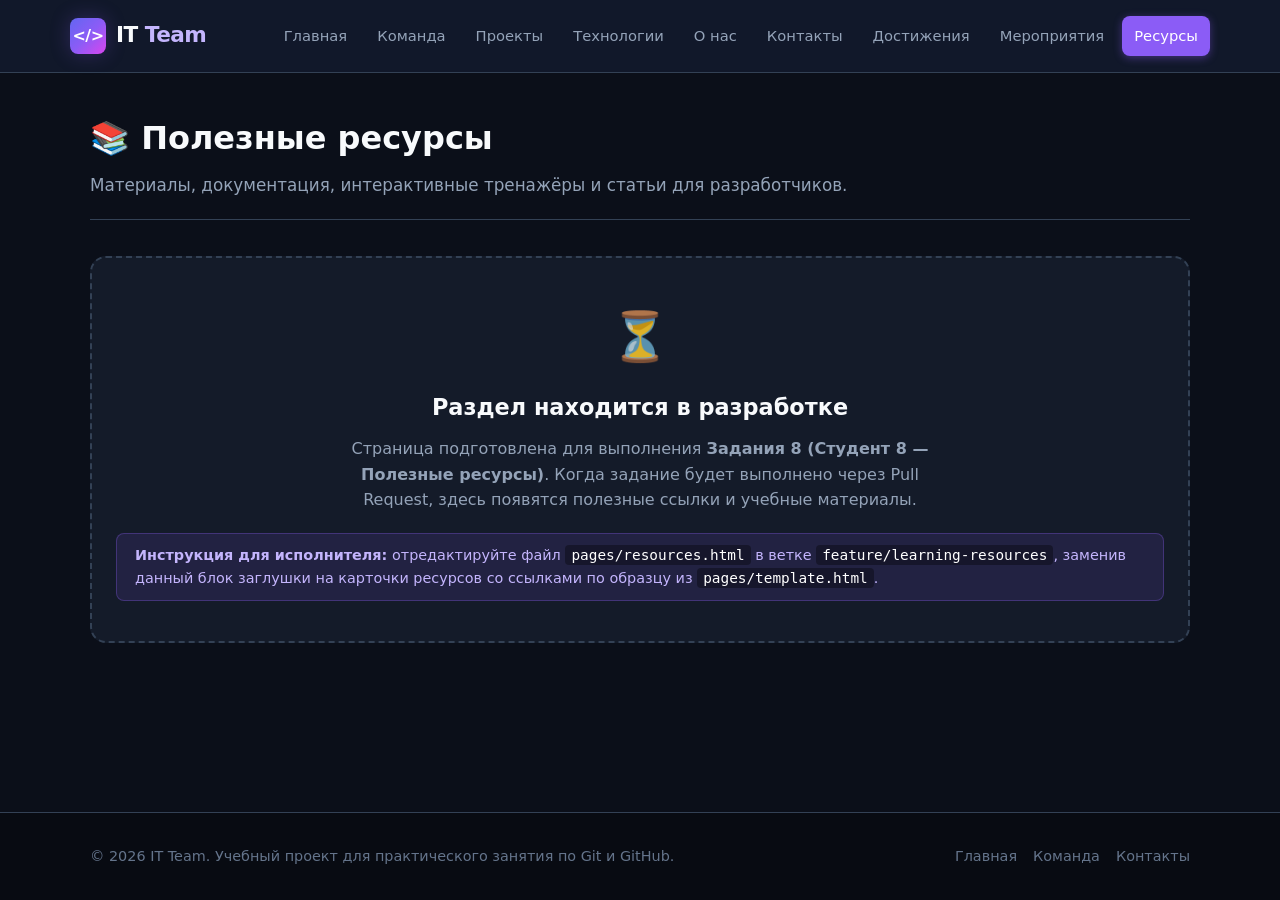
<file: pages/resources.html>
<!DOCTYPE html>
<html lang="ru">
<head>
    <meta charset="UTF-8">
    <meta name="viewport" content="width=device-width, initial-scale=1.0">
    <title>IT Team — Полезные ресурсы</title>
    <link rel="stylesheet" href="../style.css">
</head>
<body>

    <!-- Шапка сайта -->
    <header class="site-header">
        <div class="container header-inner">
            <a href="../index.html" class="brand-logo">
                <span class="brand-icon">&lt;/&gt;</span>
                <span class="brand-text">IT <span>Team</span></span>
            </a>
            <nav class="site-nav" aria-label="Основное меню">
                <a href="../index.html" class="nav-link">Главная</a>
                <a href="team.html" class="nav-link">Команда</a>
                <a href="projects.html" class="nav-link">Проекты</a>
                <a href="technologies.html" class="nav-link">Технологии</a>
                <a href="about.html" class="nav-link">О нас</a>
                <a href="contacts.html" class="nav-link">Контакты</a>
                <a href="achievements.html" class="nav-link">Достижения</a>
                <a href="events.html" class="nav-link">Мероприятия</a>
                <a href="resources.html" class="nav-link active">Ресурсы</a>
            </nav>
        </div>
    </header>

    <!-- Основной контент страницы -->
    <main class="main-content">
        <div class="container">

            <header class="page-header">
                <h1 class="page-title">📚 Полезные ресурсы</h1>
                <p class="page-subtitle">Материалы, документация, интерактивные тренажёры и статьи для разработчиков.</p>
            </header>

            <!-- Блок-заглушка: отображается до выполнения задания Студентом 8 -->
            <div class="stub-box">
                <div class="stub-icon">⏳</div>
                <h2 class="stub-title">Раздел находится в разработке</h2>
                <p class="stub-text">
                    Страница подготовлена для выполнения <strong>Задания 8 (Студент 8 — Полезные ресурсы)</strong>.
                    Когда задание будет выполнено через Pull Request, здесь появятся полезные ссылки и учебные материалы.
                </p>
                <div class="stub-hint">
                    <strong>Инструкция для исполнителя:</strong> отредактируйте файл <code>pages/resources.html</code> в ветке <code>feature/learning-resources</code>,
                    заменив данный блок заглушки на карточки ресурсов со ссылками по образцу из <code>pages/template.html</code>.
                </div>
            </div>

            <!-- Ниже заготовлен готовый каркас секции, который студент может раскомментировать или заполнить:
            <section class="content-section">
                <h2 class="section-title">Рекомендуемые материалы</h2>
                <div class="cards-grid">

                    <article class="card">
                        <div class="card-header">
                            <span class="card-icon">📖</span>
                            <span class="badge badge-purple">Книга</span>
                        </div>
                        <h3 class="card-title">Pro Git Book</h3>
                        <p class="card-subtitle">Официальное руководство Скотта Чакона</p>
                        <p class="card-body">
                            Полное и бесплатное руководство по системе контроля версий Git. Доступно на русском языке онлайн.
                        </p>
                        <div class="card-footer">
                            <a href="https://git-scm.com/book/ru/v2" class="link-text" target="_blank" rel="noopener">git-scm.com/book &rarr;</a>
                            <span class="tag">Документация</span>
                        </div>
                    </article>

                    <article class="card">
                        <div class="card-header">
                            <span class="card-icon">🎮</span>
                            <span class="badge badge-green">Интерактив</span>
                        </div>
                        <h3 class="card-title">Learn Git Branching</h3>
                        <p class="card-subtitle">Тренажёр визуализации веток</p>
                        <p class="card-body">
                            Самый наглядный игровой тренажёр, обучающий ветвлению, слиянию, rebase и работе с удалёнными ветками в терминале.
                        </p>
                        <div class="card-footer">
                            <a href="https://learngitbranching.js.org/?locale=ru_RU" class="link-text" target="_blank" rel="noopener">learngitbranching &rarr;</a>
                            <span class="tag">Тренажёр</span>
                        </div>
                    </article>

                    <article class="card">
                        <div class="card-header">
                            <span class="card-icon">🌐</span>
                            <span class="badge badge-cyan">Справка</span>
                        </div>
                        <h3 class="card-title">MDN Web Docs</h3>
                        <p class="card-subtitle">Mozilla Developer Network</p>
                        <p class="card-body">
                            Главный справочник по веб-технологиям: теги HTML5, свойства CSS3, JavaScript API и примеры с пояснениями.
                        </p>
                        <div class="card-footer">
                            <a href="https://developer.mozilla.org/ru/" class="link-text" target="_blank" rel="noopener">developer.mozilla.org &rarr;</a>
                            <span class="tag">Веб-стандарты</span>
                        </div>
                    </article>

                </div>
            </section>
            -->

        </div>
    </main>

    <!-- Подвал сайта -->
    <footer class="site-footer">
        <div class="container footer-inner">
            <div>
                &copy; 2026 IT Team. Учебный проект для практического занятия по Git и GitHub.
            </div>
            <ul class="footer-links">
                <li><a href="../index.html">Главная</a></li>
                <li><a href="team.html">Команда</a></li>
                <li><a href="contacts.html">Контакты</a></li>
            </ul>
        </div>
    </footer>

</body>
</html>
</file>
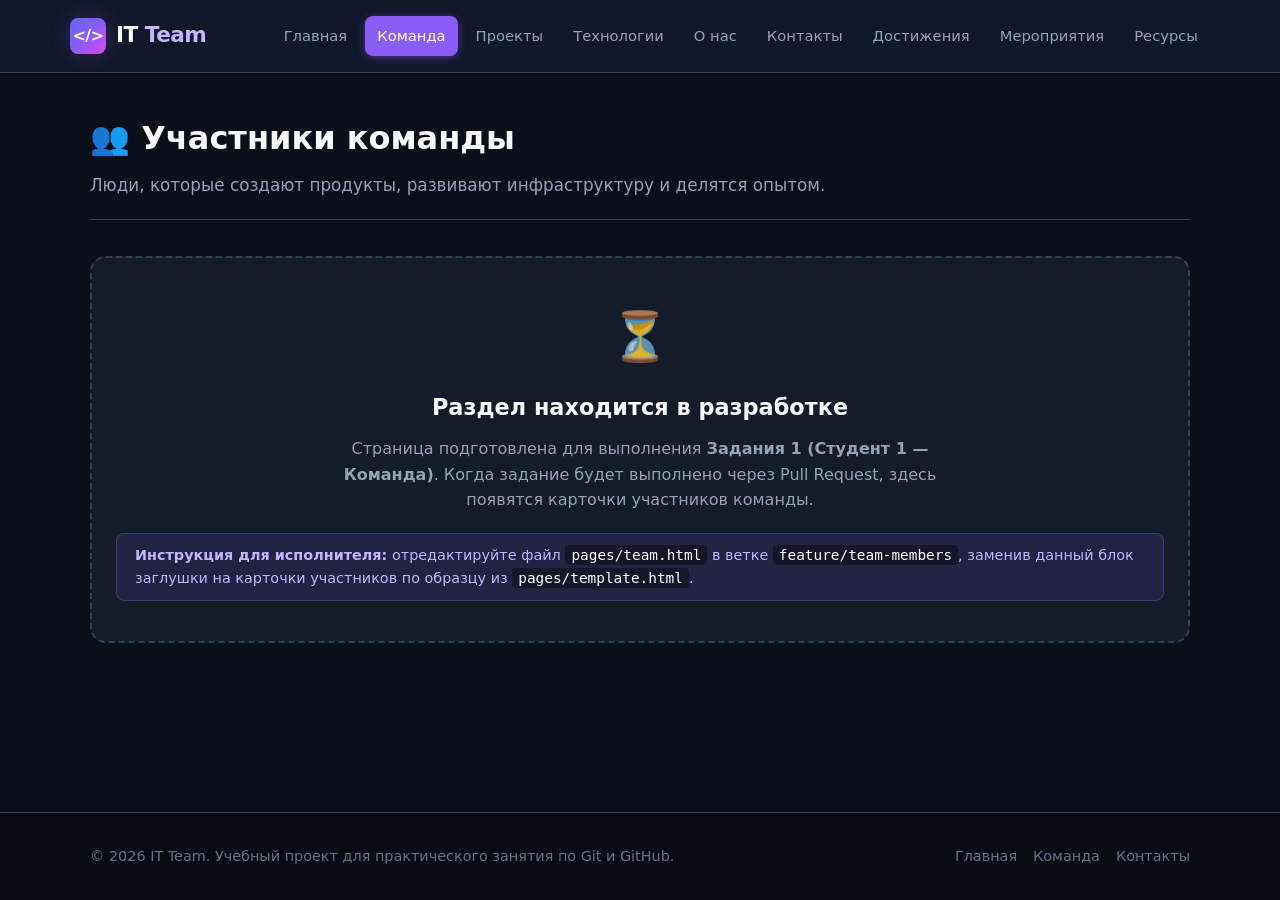
<file: pages/team.html>
<!DOCTYPE html>
<html lang="ru">
<head>
    <meta charset="UTF-8">
    <meta name="viewport" content="width=device-width, initial-scale=1.0">
    <title>IT Team — Команда</title>
    <link rel="stylesheet" href="../style.css">
</head>
<body>

    <!-- Шапка сайта -->
    <header class="site-header">
        <div class="container header-inner">
            <a href="../index.html" class="brand-logo">
                <span class="brand-icon">&lt;/&gt;</span>
                <span class="brand-text">IT <span>Team</span></span>
            </a>
            <nav class="site-nav" aria-label="Основное меню">
                <a href="../index.html" class="nav-link">Главная</a>
                <a href="team.html" class="nav-link active">Команда</a>
                <a href="projects.html" class="nav-link">Проекты</a>
                <a href="technologies.html" class="nav-link">Технологии</a>
                <a href="about.html" class="nav-link">О нас</a>
                <a href="contacts.html" class="nav-link">Контакты</a>
                <a href="achievements.html" class="nav-link">Достижения</a>
                <a href="events.html" class="nav-link">Мероприятия</a>
                <a href="resources.html" class="nav-link">Ресурсы</a>
            </nav>
        </div>
    </header>

    <!-- Основной контент страницы -->
    <main class="main-content">
        <div class="container">

            <header class="page-header">
                <h1 class="page-title">👥 Участники команды</h1>
                <p class="page-subtitle">Люди, которые создают продукты, развивают инфраструктуру и делятся опытом.</p>
            </header>

            <!-- Блок-заглушка: отображается до выполнения задания Студентом 1 -->
            <div class="stub-box">
                <div class="stub-icon">⏳</div>
                <h2 class="stub-title">Раздел находится в разработке</h2>
                <p class="stub-text">
                    Страница подготовлена для выполнения <strong>Задания 1 (Студент 1 — Команда)</strong>.
                    Когда задание будет выполнено через Pull Request, здесь появятся карточки участников команды.
                </p>
                <div class="stub-hint">
                    <strong>Инструкция для исполнителя:</strong> отредактируйте файл <code>pages/team.html</code> в ветке <code>feature/team-members</code>,
                    заменив данный блок заглушки на карточки участников по образцу из <code>pages/template.html</code>.
                </div>
            </div>

            <!-- Ниже заготовлен готовый каркас секции, который студент может раскомментировать или заполнить:
            <section class="content-section">
                <h2 class="section-title">Состав команды</h2>
                <div class="cards-grid">

                    <article class="card">
                        <div class="card-header">
                            <span class="card-icon">👨‍💻</span>
                            <span class="badge badge-purple">Team Lead</span>
                        </div>
                        <h3 class="card-title">Алексей Смирнов</h3>
                        <p class="card-subtitle">Архитектура и управление проектами</p>
                        <p class="card-body">
                            Опыт более 5 лет в веб-разработке. Отвечает за координацию спринтов, качество кодовой базы и код-ревью.
                        </p>
                        <div class="card-footer">
                            <span>В команде с 2024</span>
                            <span class="tag">Backend / Go</span>
                        </div>
                    </article>

                    <article class="card">
                        <div class="card-header">
                            <span class="card-icon">👩‍💻</span>
                            <span class="badge badge-green">Frontend Dev</span>
                        </div>
                        <h3 class="card-title">Мария Иванова</h3>
                        <p class="card-subtitle">Интерфейсы и адаптивная вёрстка</p>
                        <p class="card-body">
                            Специализируется на создании доступных, красивых и отзывчивых пользовательских интерфейсов.
                        </p>
                        <div class="card-footer">
                            <span>В команде с 2024</span>
                            <span class="tag">UI/UX / React</span>
                        </div>
                    </article>

                    <article class="card">
                        <div class="card-header">
                            <span class="card-icon">🛠️</span>
                            <span class="badge badge-cyan">DevOps</span>
                        </div>
                        <h3 class="card-title">Денис Кузнецов</h3>
                        <p class="card-subtitle">CI/CD и облачные сервисы</p>
                        <p class="card-body">
                            Настраивает автоматическую сборку, контейнеризацию сервисов и следит за мониторингом серверов.
                        </p>
                        <div class="card-footer">
                            <span>В команде с 2025</span>
                            <span class="tag">Docker / Linux</span>
                        </div>
                    </article>

                </div>
            </section>
            -->

        </div>
    </main>

    <!-- Подвал сайта -->
    <footer class="site-footer">
        <div class="container footer-inner">
            <div>
                &copy; 2026 IT Team. Учебный проект для практического занятия по Git и GitHub.
            </div>
            <ul class="footer-links">
                <li><a href="../index.html">Главная</a></li>
                <li><a href="team.html">Команда</a></li>
                <li><a href="contacts.html">Контакты</a></li>
            </ul>
        </div>
    </footer>

</body>
</html>
</file>
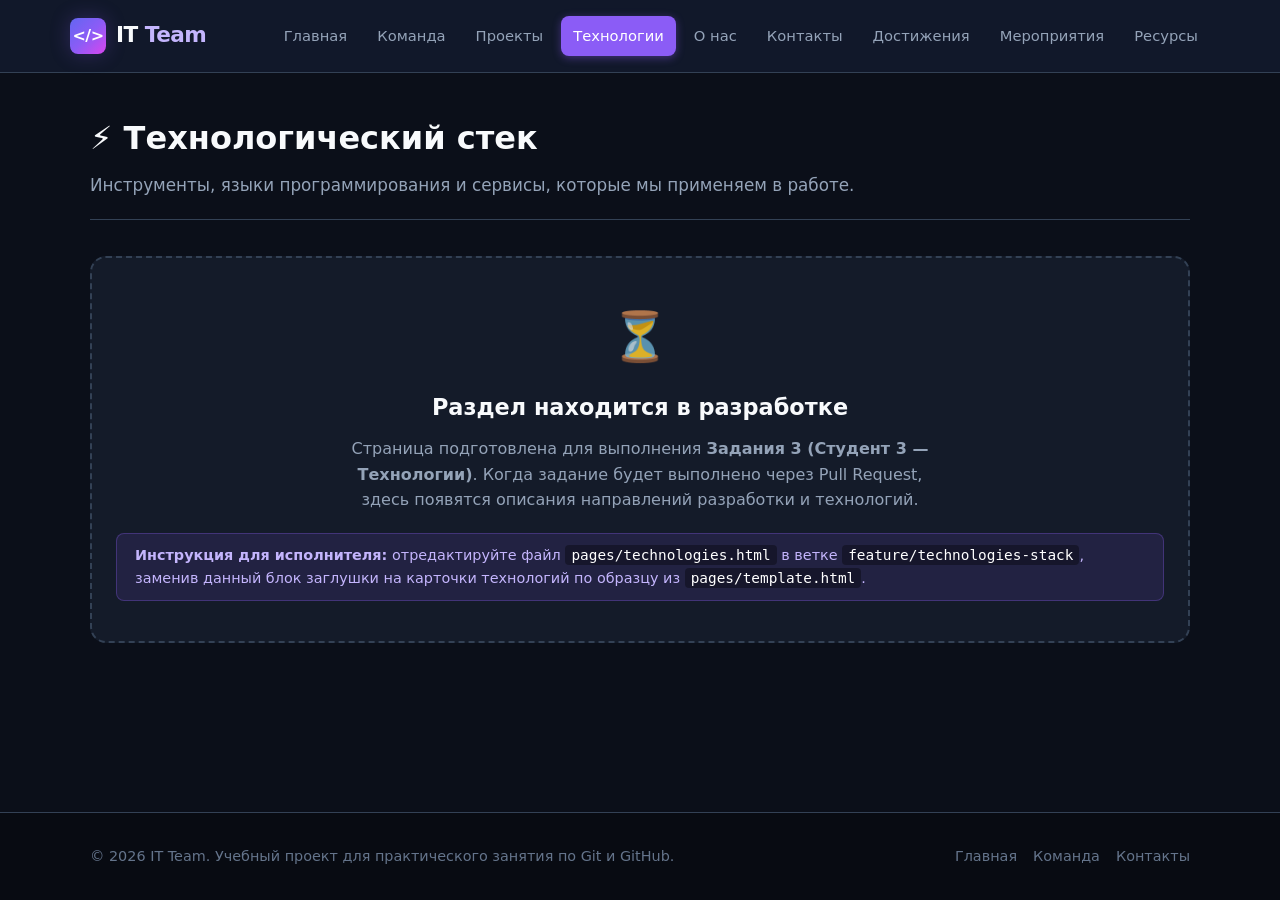
<file: pages/technologies.html>
<!DOCTYPE html>
<html lang="ru">
<head>
    <meta charset="UTF-8">
    <meta name="viewport" content="width=device-width, initial-scale=1.0">
    <title>IT Team — Технологии</title>
    <link rel="stylesheet" href="../style.css">
</head>
<body>

    <!-- Шапка сайта -->
    <header class="site-header">
        <div class="container header-inner">
            <a href="../index.html" class="brand-logo">
                <span class="brand-icon">&lt;/&gt;</span>
                <span class="brand-text">IT <span>Team</span></span>
            </a>
            <nav class="site-nav" aria-label="Основное меню">
                <a href="../index.html" class="nav-link">Главная</a>
                <a href="team.html" class="nav-link">Команда</a>
                <a href="projects.html" class="nav-link">Проекты</a>
                <a href="technologies.html" class="nav-link active">Технологии</a>
                <a href="about.html" class="nav-link">О нас</a>
                <a href="contacts.html" class="nav-link">Контакты</a>
                <a href="achievements.html" class="nav-link">Достижения</a>
                <a href="events.html" class="nav-link">Мероприятия</a>
                <a href="resources.html" class="nav-link">Ресурсы</a>
            </nav>
        </div>
    </header>

    <!-- Основной контент страницы -->
    <main class="main-content">
        <div class="container">

            <header class="page-header">
                <h1 class="page-title">⚡ Технологический стек</h1>
                <p class="page-subtitle">Инструменты, языки программирования и сервисы, которые мы применяем в работе.</p>
            </header>

            <!-- Блок-заглушка: отображается до выполнения задания Студентом 3 -->
            <div class="stub-box">
                <div class="stub-icon">⏳</div>
                <h2 class="stub-title">Раздел находится в разработке</h2>
                <p class="stub-text">
                    Страница подготовлена для выполнения <strong>Задания 3 (Студент 3 — Технологии)</strong>.
                    Когда задание будет выполнено через Pull Request, здесь появятся описания направлений разработки и технологий.
                </p>
                <div class="stub-hint">
                    <strong>Инструкция для исполнителя:</strong> отредактируйте файл <code>pages/technologies.html</code> в ветке <code>feature/technologies-stack</code>,
                    заменив данный блок заглушки на карточки технологий по образцу из <code>pages/template.html</code>.
                </div>
            </div>

            <!-- Ниже заготовлен готовый каркас секции, который студент может раскомментировать или заполнить:
            <section class="content-section">
                <h2 class="section-title">Направления и инструменты</h2>
                <div class="cards-grid">

                    <article class="card">
                        <div class="card-header">
                            <span class="card-icon">🎨</span>
                            <span class="badge badge-purple">Frontend</span>
                        </div>
                        <h3 class="card-title">Клиентская разработка</h3>
                        <p class="card-subtitle">Интерфейсы и адаптивность</p>
                        <p class="card-body">
                            Разработка интерфейсов на HTML5, современном CSS3 и JavaScript (ES6+). Создание доступных и быстрых веб-страниц.
                        </p>
                        <div class="card-footer">
                            <span>Инструменты: VS Code, Chrome DevTools</span>
                            <span class="tag">HTML/CSS/JS</span>
                        </div>
                    </article>

                    <article class="card">
                        <div class="card-header">
                            <span class="card-icon">⚙️</span>
                            <span class="badge badge-green">Backend</span>
                        </div>
                        <h3 class="card-title">Серверная разработка</h3>
                        <p class="card-subtitle">Бизнес-логика и API</p>
                        <p class="card-body">
                            Создание RESTful API, работа с реляционными базами данных PostgreSQL и SQLite, обработка запросов на Python и Node.js.
                        </p>
                        <div class="card-footer">
                            <span>Инструменты: Python, FastAPI, Node.js</span>
                            <span class="tag">Backend</span>
                        </div>
                    </article>

                    <article class="card">
                        <div class="card-header">
                            <span class="card-icon">🌿</span>
                            <span class="badge badge-cyan">DevOps &amp; VCS</span>
                        </div>
                        <h3 class="card-title">Контроль версий и деплой</h3>
                        <p class="card-subtitle">Git и командная разработка</p>
                        <p class="card-body">
                            Ветвление в Git, код-ревью через Pull Request, хостинг статических сайтов через GitHub Pages, контейнеризация в Docker.
                        </p>
                        <div class="card-footer">
                            <span>Инструменты: Git, GitHub, Pages</span>
                            <span class="tag">Git &amp; CI/CD</span>
                        </div>
                    </article>

                </div>
            </section>
            -->

        </div>
    </main>

    <!-- Подвал сайта -->
    <footer class="site-footer">
        <div class="container footer-inner">
            <div>
                &copy; 2026 IT Team. Учебный проект для практического занятия по Git и GitHub.
            </div>
            <ul class="footer-links">
                <li><a href="../index.html">Главная</a></li>
                <li><a href="team.html">Команда</a></li>
                <li><a href="contacts.html">Контакты</a></li>
            </ul>
        </div>
    </footer>

</body>
</html>
</file>
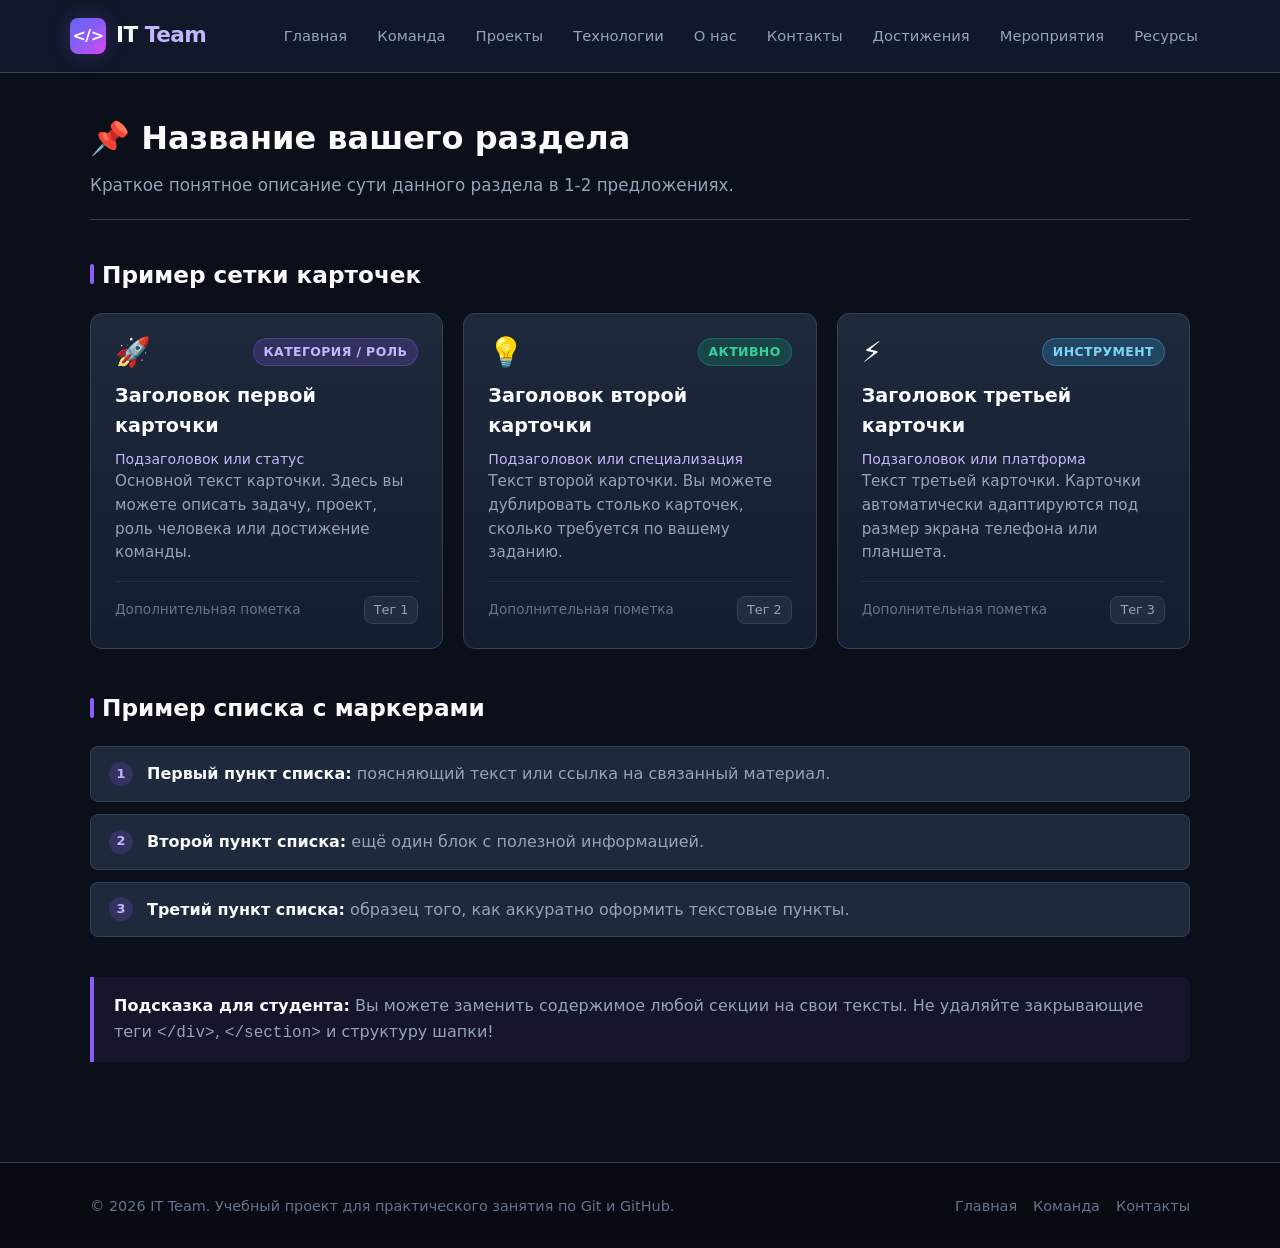
<file: pages/template.html>
<!DOCTYPE html>
<html lang="ru">
<head>
    <meta charset="UTF-8">
    <meta name="viewport" content="width=device-width, initial-scale=1.0">
    <!-- Заголовок вкладки в браузере. Замените на название вашей страницы -->
    <title>IT Team — Шаблон страницы</title>
    <!-- Подключение общего файла стилей из родительской папки (../style.css) -->
    <link rel="stylesheet" href="../style.css">
</head>
<body>

    <!-- ======================================================================
         ШАПКА САЙТА (HEADER) И НАВИГАЦИЯ
         Внимание: относительные ссылки из папки pages/ на главную ведут как ../index.html,
         а ссылки на соседние страницы — просто по имени файла (team.html, projects.html и т.д.)
         ====================================================================== -->
    <header class="site-header">
        <div class="container header-inner">
            <a href="../index.html" class="brand-logo">
                <span class="brand-icon">&lt;/&gt;</span>
                <span class="brand-text">IT <span>Team</span></span>
            </a>
            <!-- Меню навигации: добавьте класс "active" к ссылке текущей страницы -->
            <nav class="site-nav" aria-label="Основное меню">
                <a href="../index.html" class="nav-link">Главная</a>
                <a href="team.html" class="nav-link">Команда</a>
                <a href="projects.html" class="nav-link">Проекты</a>
                <a href="technologies.html" class="nav-link">Технологии</a>
                <a href="about.html" class="nav-link">О нас</a>
                <a href="contacts.html" class="nav-link">Контакты</a>
                <a href="achievements.html" class="nav-link">Достижения</a>
                <a href="events.html" class="nav-link">Мероприятия</a>
                <a href="resources.html" class="nav-link">Ресурсы</a>
            </nav>
        </div>
    </header>

    <!-- ======================================================================
         ОСНОВНОЙ КОНТЕНТ (MAIN)
         Сюда помещаются секции с вашим содержанием
         ====================================================================== -->
    <main class="main-content">
        <div class="container">

            <!-- Заголовок страницы: замените заголовок и краткое описание на свои -->
            <header class="page-header">
                <h1 class="page-title">📌 Название вашего раздела</h1>
                <p class="page-subtitle">Краткое понятное описание сути данного раздела в 1-2 предложениях.</p>
            </header>

            <!-- ==============================================================
                 ПРИМЕР СЕКЦИИ 1: СЕТКА КАРТОЧЕК (CARDS GRID)
                 Используйте этот блок, если вам нужно показать карточки участников,
                 проектов, технологий, достижений или ресурсов.
                 Чтобы добавить новую карточку — просто скопируйте блок с классом "card".
                 ============================================================== -->
            <section class="content-section">
                <h2 class="section-title">Пример сетки карточек</h2>
                
                <div class="cards-grid">

                    <!-- Пример карточки №1 -->
                    <article class="card">
                        <div class="card-header">
                            <span class="card-icon">🚀</span>
                            <span class="badge badge-purple">Категория / Роль</span>
                        </div>
                        <h3 class="card-title">Заголовок первой карточки</h3>
                        <p class="card-subtitle">Подзаголовок или статус</p>
                        <p class="card-body">
                            Основной текст карточки. Здесь вы можете описать задачу, проект, роль человека или достижение команды.
                        </p>
                        <div class="card-footer">
                            <span>Дополнительная пометка</span>
                            <span class="tag">Тег 1</span>
                        </div>
                    </article>

                    <!-- Пример карточки №2 -->
                    <article class="card">
                        <div class="card-header">
                            <span class="card-icon">💡</span>
                            <span class="badge badge-green">Активно</span>
                        </div>
                        <h3 class="card-title">Заголовок второй карточки</h3>
                        <p class="card-subtitle">Подзаголовок или специализация</p>
                        <p class="card-body">
                            Текст второй карточки. Вы можете дублировать столько карточек, сколько требуется по вашему заданию.
                        </p>
                        <div class="card-footer">
                            <span>Дополнительная пометка</span>
                            <span class="tag">Тег 2</span>
                        </div>
                    </article>

                    <!-- Пример карточки №3 -->
                    <article class="card">
                        <div class="card-header">
                            <span class="card-icon">⚡</span>
                            <span class="badge badge-cyan">Инструмент</span>
                        </div>
                        <h3 class="card-title">Заголовок третьей карточки</h3>
                        <p class="card-subtitle">Подзаголовок или платформа</p>
                        <p class="card-body">
                            Текст третьей карточки. Карточки автоматически адаптируются под размер экрана телефона или планшета.
                        </p>
                        <div class="card-footer">
                            <span>Дополнительная пометка</span>
                            <span class="tag">Тег 3</span>
                        </div>
                    </article>

                </div>
            </section>

            <!-- ==============================================================
                 ПРИМЕР СЕКЦИИ 2: СТИЛИЗОВАННЫЙ СПИСОК (CUSTOM LIST)
                 Используйте этот блок для перечисления этапов, правил, ссылок или фактов.
                 ============================================================== -->
            <section class="content-section">
                <h2 class="section-title">Пример списка с маркерами</h2>

                <ul class="custom-list">
                    <li class="custom-list-item">
                        <span class="list-item-bullet">1</span>
                        <div>
                            <strong>Первый пункт списка:</strong> поясняющий текст или ссылка на связанный материал.
                        </div>
                    </li>
                    <li class="custom-list-item">
                        <span class="list-item-bullet">2</span>
                        <div>
                            <strong>Второй пункт списка:</strong> ещё один блок с полезной информацией.
                        </div>
                    </li>
                    <li class="custom-list-item">
                        <span class="list-item-bullet">3</span>
                        <div>
                            <strong>Третий пункт списка:</strong> образец того, как аккуратно оформить текстовые пункты.
                        </div>
                    </li>
                </ul>
            </section>

            <!-- ==============================================================
                 ПРИМЕР СЕКЦИИ 3: БЛОК УВЕДОМЛЕНИЯ / ЦИТАТА
                 ============================================================== -->
            <section class="content-section">
                <div class="notice-box">
                    <strong>Подсказка для студента:</strong> Вы можете заменить содержимое любой секции на свои тексты.
                    Не удаляйте закрывающие теги <code>&lt;/div&gt;</code>, <code>&lt;/section&gt;</code> и структуру шапки!
                </div>
            </section>

        </div>
    </main>

    <!-- ======================================================================
         ПОДВАЛ САЙТА (FOOTER)
         ====================================================================== -->
    <footer class="site-footer">
        <div class="container footer-inner">
            <div>
                &copy; 2026 IT Team. Учебный проект для практического занятия по Git и GitHub.
            </div>
            <ul class="footer-links">
                <li><a href="../index.html">Главная</a></li>
                <li><a href="team.html">Команда</a></li>
                <li><a href="contacts.html">Контакты</a></li>
            </ul>
        </div>
    </footer>

</body>
</html>
</file>
<file: style.css>
/* ==========================================================================
   IT Team — Единая таблица стилей проекта
   Цветовая палитра: Тёмная тема с фиолетовыми и индиго акцентами
   Чистый CSS без внешних библиотек и сборщиков
   ========================================================================== */

:root {
    --bg-main: #0b0f19;
    --bg-surface: #131b2e;
    --bg-card: #1e293b;
    --bg-card-hover: #27354f;
    --border-color: #334155;
    --border-focus: #8b5cf6;
    
    --text-primary: #f8fafc;
    --text-secondary: #94a3b8;
    --text-muted: #64748b;
    
    --accent-purple: #8b5cf6;
    --accent-purple-hover: #7c3aed;
    --accent-purple-light: #c4b5fd;
    --accent-indigo: #6366f1;
    --accent-cyan: #38bdf8;
    --accent-emerald: #10b981;
    --accent-amber: #f59e0b;
    
    --gradient-primary: linear-gradient(135deg, #6366f1 0%, #8b5cf6 50%, #d946ef 100%);
    --gradient-card: linear-gradient(180deg, rgba(30, 41, 59, 0.7) 0%, rgba(19, 27, 46, 0.9) 100%);
    
    --radius-sm: 8px;
    --radius-md: 12px;
    --radius-lg: 16px;
    --radius-full: 9999px;
    
    --shadow-sm: 0 2px 4px rgba(0, 0, 0, 0.3);
    --shadow-md: 0 4px 12px rgba(0, 0, 0, 0.4);
    --shadow-lg: 0 10px 25px rgba(0, 0, 0, 0.5);
    --shadow-glow: 0 0 20px rgba(139, 92, 246, 0.25);
    
    --font-family: system-ui, -apple-system, "Segoe UI", Roboto, Helvetica, Arial, sans-serif;
    --transition-fast: 0.2s ease;
}

/* Базовый сброс и настройки документа */
*, *::before, *::after {
    box-sizing: border-box;
    margin: 0;
    padding: 0;
}

html {
    scroll-behavior: smooth;
}

body {
    background-color: var(--bg-main);
    color: var(--text-primary);
    font-family: var(--font-family);
    line-height: 1.6;
    font-size: 16px;
    min-height: 100vh;
    display: flex;
    flex-direction: column;
}

/* Контейнер страницы */
.container {
    width: 100%;
    max-width: 1140px;
    margin: 0 auto;
    padding: 0 20px;
}

/* ==========================================================================
   Шапка (Header) и Навигация
   ========================================================================== */
.site-header {
    background-color: rgba(19, 27, 46, 0.85);
    backdrop-filter: blur(12px);
    border-bottom: 1px solid var(--border-color);
    position: sticky;
    top: 0;
    z-index: 1000;
}

.header-inner {
    display: flex;
    align-items: center;
    justify-content: space-between;
    padding: 16px 0;
    gap: 20px;
    flex-wrap: wrap;
}

.brand-logo {
    display: flex;
    align-items: center;
    gap: 10px;
    text-decoration: none;
    color: var(--text-primary);
    font-size: 1.35rem;
    font-weight: 700;
    letter-spacing: -0.5px;
}

.brand-icon {
    display: inline-flex;
    align-items: center;
    justify-content: center;
    width: 36px;
    height: 36px;
    background: var(--gradient-primary);
    border-radius: var(--radius-sm);
    color: #ffffff;
    font-weight: 800;
    font-size: 1rem;
    box-shadow: var(--shadow-glow);
}

.brand-text span {
    color: var(--accent-purple-light);
}

.site-nav {
    display: flex;
    align-items: center;
    flex-wrap: wrap;
    gap: 6px;
}

.nav-link {
    color: var(--text-secondary);
    text-decoration: none;
    font-size: 0.92rem;
    font-weight: 500;
    padding: 8px 12px;
    border-radius: var(--radius-sm);
    transition: color var(--transition-fast), background-color var(--transition-fast);
}

.nav-link:hover {
    color: var(--text-primary);
    background-color: rgba(139, 92, 246, 0.12);
}

.nav-link.active {
    color: #ffffff;
    background-color: var(--accent-purple);
    box-shadow: 0 2px 8px rgba(139, 92, 246, 0.4);
}

/* ==========================================================================
   Главный контент (Main)
   ========================================================================== */
.main-content {
    flex: 1;
    padding: 40px 0 60px;
}

/* ==========================================================================
   Hero-секция (Баннер на главной)
   ========================================================================== */
.hero-section {
    text-align: center;
    padding: 40px 20px 50px;
    margin-bottom: 40px;
    background: radial-gradient(circle at 50% 20%, rgba(139, 92, 246, 0.15) 0%, transparent 70%);
    border-radius: var(--radius-lg);
    border: 1px solid rgba(139, 92, 246, 0.2);
}

.hero-badge {
    display: inline-block;
    padding: 6px 14px;
    background-color: rgba(139, 92, 246, 0.15);
    border: 1px solid rgba(139, 92, 246, 0.35);
    border-radius: var(--radius-full);
    color: var(--accent-purple-light);
    font-size: 0.85rem;
    font-weight: 600;
    margin-bottom: 18px;
}

.hero-title {
    font-size: 2.5rem;
    font-weight: 800;
    line-height: 1.2;
    margin-bottom: 16px;
    color: var(--text-primary);
}

.hero-title .gradient-text {
    background: var(--gradient-primary);
    -webkit-background-clip: text;
    -webkit-text-fill-color: transparent;
}

.hero-description {
    font-size: 1.15rem;
    color: var(--text-secondary);
    max-width: 680px;
    margin: 0 auto 28px;
}

.hero-actions {
    display: flex;
    justify-content: center;
    gap: 14px;
    flex-wrap: wrap;
}

/* ==========================================================================
   Заголовки страниц и секций
   ========================================================================== */
.page-header {
    margin-bottom: 36px;
    padding-bottom: 20px;
    border-bottom: 1px solid var(--border-color);
}

.page-title {
    font-size: 2rem;
    font-weight: 700;
    color: var(--text-primary);
    margin-bottom: 8px;
    display: flex;
    align-items: center;
    gap: 12px;
}

.page-subtitle {
    font-size: 1.05rem;
    color: var(--text-secondary);
}

.section-title {
    font-size: 1.45rem;
    font-weight: 700;
    margin-bottom: 20px;
    color: var(--text-primary);
    display: flex;
    align-items: center;
    gap: 8px;
}

.section-title::before {
    content: "";
    display: inline-block;
    width: 4px;
    height: 20px;
    background: var(--accent-purple);
    border-radius: 2px;
}

.content-section {
    margin-bottom: 40px;
}

/* ==========================================================================
   Карточки (Cards Grid)
   ========================================================================== */
.cards-grid {
    display: grid;
    grid-template-columns: repeat(auto-fit, minmax(280px, 1fr));
    gap: 20px;
}

.card {
    background: var(--gradient-card);
    background-color: var(--bg-card);
    border: 1px solid var(--border-color);
    border-radius: var(--radius-md);
    padding: 24px;
    display: flex;
    flex-direction: column;
    transition: transform var(--transition-fast), border-color var(--transition-fast), box-shadow var(--transition-fast);
}

.card:hover {
    transform: translateY(-3px);
    border-color: var(--accent-purple);
    box-shadow: var(--shadow-glow);
}

.card-header {
    display: flex;
    align-items: flex-start;
    justify-content: space-between;
    margin-bottom: 14px;
    gap: 10px;
}

.card-icon {
    font-size: 1.8rem;
    line-height: 1;
}

.card-title {
    font-size: 1.2rem;
    font-weight: 600;
    color: var(--text-primary);
    margin-bottom: 6px;
}

.card-subtitle {
    font-size: 0.88rem;
    color: var(--accent-purple-light);
    font-weight: 500;
}

.card-body {
    flex: 1;
    color: var(--text-secondary);
    font-size: 0.95rem;
    line-height: 1.55;
    margin-bottom: 16px;
}

.card-footer {
    display: flex;
    align-items: center;
    justify-content: space-between;
    padding-top: 14px;
    border-top: 1px solid rgba(255, 255, 255, 0.06);
    font-size: 0.85rem;
    color: var(--text-muted);
}

/* Ссылка-карточка (для главной) */
a.card {
    text-decoration: none;
    color: inherit;
}

a.card:hover .card-title {
    color: var(--accent-purple-light);
}

/* ==========================================================================
   Информационные блоки и заглушки
   ========================================================================== */
.stub-box {
    background-color: rgba(30, 41, 59, 0.5);
    border: 2px dashed var(--border-color);
    border-radius: var(--radius-lg);
    padding: 40px 24px;
    text-align: center;
    margin: 20px 0;
}

.stub-icon {
    font-size: 3rem;
    margin-bottom: 16px;
    opacity: 0.85;
}

.stub-title {
    font-size: 1.4rem;
    font-weight: 700;
    color: var(--text-primary);
    margin-bottom: 10px;
}

.stub-text {
    font-size: 1rem;
    color: var(--text-secondary);
    max-width: 600px;
    margin: 0 auto 20px;
}

.stub-hint {
    display: inline-block;
    background-color: rgba(139, 92, 246, 0.12);
    border: 1px solid rgba(139, 92, 246, 0.3);
    padding: 10px 18px;
    border-radius: var(--radius-sm);
    color: var(--accent-purple-light);
    font-size: 0.9rem;
    text-align: left;
}

.stub-hint code {
    background-color: rgba(0, 0, 0, 0.35);
    padding: 2px 6px;
    border-radius: 4px;
    font-family: monospace;
    color: #ffffff;
}

/* Информационное уведомление */
.notice-box {
    background-color: rgba(139, 92, 246, 0.08);
    border-left: 4px solid var(--accent-purple);
    padding: 16px 20px;
    border-radius: 0 var(--radius-sm) var(--radius-sm) 0;
    margin-bottom: 24px;
    color: var(--text-secondary);
}

.notice-box strong {
    color: var(--text-primary);
}

/* ==========================================================================
   Бейджи и теги
   ========================================================================== */
.badge {
    display: inline-block;
    padding: 3px 10px;
    border-radius: var(--radius-full);
    font-size: 0.78rem;
    font-weight: 600;
    text-transform: uppercase;
    letter-spacing: 0.4px;
}

.badge-purple {
    background-color: rgba(139, 92, 246, 0.2);
    color: var(--accent-purple-light);
    border: 1px solid rgba(139, 92, 246, 0.35);
}

.badge-green {
    background-color: rgba(16, 185, 129, 0.2);
    color: #34d399;
    border: 1px solid rgba(16, 185, 129, 0.35);
}

.badge-amber {
    background-color: rgba(245, 158, 11, 0.2);
    color: #fbbf24;
    border: 1px solid rgba(245, 158, 11, 0.35);
}

.badge-cyan {
    background-color: rgba(56, 189, 248, 0.2);
    color: #7dd3fc;
    border: 1px solid rgba(56, 189, 248, 0.35);
}

.tags-list {
    display: flex;
    flex-wrap: wrap;
    gap: 8px;
    margin-top: 10px;
}

.tag {
    background-color: rgba(255, 255, 255, 0.06);
    border: 1px solid var(--border-color);
    padding: 3px 9px;
    border-radius: var(--radius-sm);
    font-size: 0.8rem;
    color: var(--text-secondary);
}

/* ==========================================================================
   Списки (List Groups)
   ========================================================================== */
.custom-list {
    list-style: none;
    display: flex;
    flex-direction: column;
    gap: 12px;
}

.custom-list-item {
    background-color: var(--bg-card);
    border: 1px solid var(--border-color);
    border-radius: var(--radius-sm);
    padding: 14px 18px;
    display: flex;
    align-items: center;
    gap: 14px;
    color: var(--text-secondary);
}

.custom-list-item strong {
    color: var(--text-primary);
}

.list-item-bullet {
    display: inline-flex;
    align-items: center;
    justify-content: center;
    width: 24px;
    height: 24px;
    background-color: rgba(139, 92, 246, 0.2);
    color: var(--accent-purple-light);
    border-radius: 50%;
    font-size: 0.8rem;
    font-weight: 700;
    flex-shrink: 0;
}

/* ==========================================================================
   Кнопки и ссылки
   ========================================================================== */
.btn {
    display: inline-flex;
    align-items: center;
    justify-content: center;
    gap: 8px;
    padding: 10px 20px;
    border-radius: var(--radius-sm);
    font-size: 0.95rem;
    font-weight: 600;
    text-decoration: none;
    cursor: pointer;
    transition: background-color var(--transition-fast), transform var(--transition-fast), box-shadow var(--transition-fast);
    border: none;
}

.btn-primary {
    background-color: var(--accent-purple);
    color: #ffffff;
    box-shadow: 0 4px 12px rgba(139, 92, 246, 0.35);
}

.btn-primary:hover {
    background-color: var(--accent-purple-hover);
    transform: translateY(-2px);
    box-shadow: 0 6px 16px rgba(139, 92, 246, 0.5);
}

.btn-secondary {
    background-color: var(--bg-card);
    color: var(--text-primary);
    border: 1px solid var(--border-color);
}

.btn-secondary:hover {
    background-color: var(--bg-card-hover);
    border-color: var(--accent-purple);
    transform: translateY(-2px);
}

.link-text {
    color: var(--accent-purple-light);
    text-decoration: none;
    transition: color var(--transition-fast);
}

.link-text:hover {
    color: #ffffff;
    text-decoration: underline;
}

/* ==========================================================================
   Таблицы / Простые данные
   ========================================================================== */
.table-wrapper {
    overflow-x: auto;
    border: 1px solid var(--border-color);
    border-radius: var(--radius-md);
    background-color: var(--bg-card);
}

.custom-table {
    width: 100%;
    border-collapse: collapse;
    text-align: left;
    font-size: 0.95rem;
}

.custom-table th,
.custom-table td {
    padding: 12px 18px;
    border-bottom: 1px solid var(--border-color);
}

.custom-table th {
    background-color: rgba(19, 27, 46, 0.6);
    color: var(--text-primary);
    font-weight: 600;
}

.custom-table tr:last-child td {
    border-bottom: none;
}

.custom-table tr:hover td {
    background-color: rgba(139, 92, 246, 0.05);
}

/* ==========================================================================
   Подвал (Footer)
   ========================================================================== */
.site-footer {
    background-color: #080b12;
    border-top: 1px solid var(--border-color);
    padding: 32px 0;
    margin-top: auto;
    color: var(--text-muted);
    font-size: 0.9rem;
}

.footer-inner {
    display: flex;
    align-items: center;
    justify-content: space-between;
    flex-wrap: wrap;
    gap: 16px;
}

.footer-links {
    display: flex;
    gap: 16px;
    list-style: none;
}

.footer-links a {
    color: var(--text-muted);
    text-decoration: none;
    transition: color var(--transition-fast);
}

.footer-links a:hover {
    color: var(--accent-purple-light);
}

/* ==========================================================================
   Адаптивность (Mobile Media Queries)
   ========================================================================== */
@media (max-width: 860px) {
    .header-inner {
        flex-direction: column;
        align-items: flex-start;
    }
    
    .site-nav {
        width: 100%;
        overflow-x: auto;
        padding-bottom: 6px;
    }
    
    .hero-title {
        font-size: 2rem;
    }
    
    .hero-description {
        font-size: 1rem;
    }
}

@media (max-width: 600px) {
    .cards-grid {
        grid-template-columns: 1fr;
    }
    
    .footer-inner {
        flex-direction: column;
        align-items: flex-start;
    }
    
    .hero-section {
        padding: 30px 16px;
    }
}
</file>
